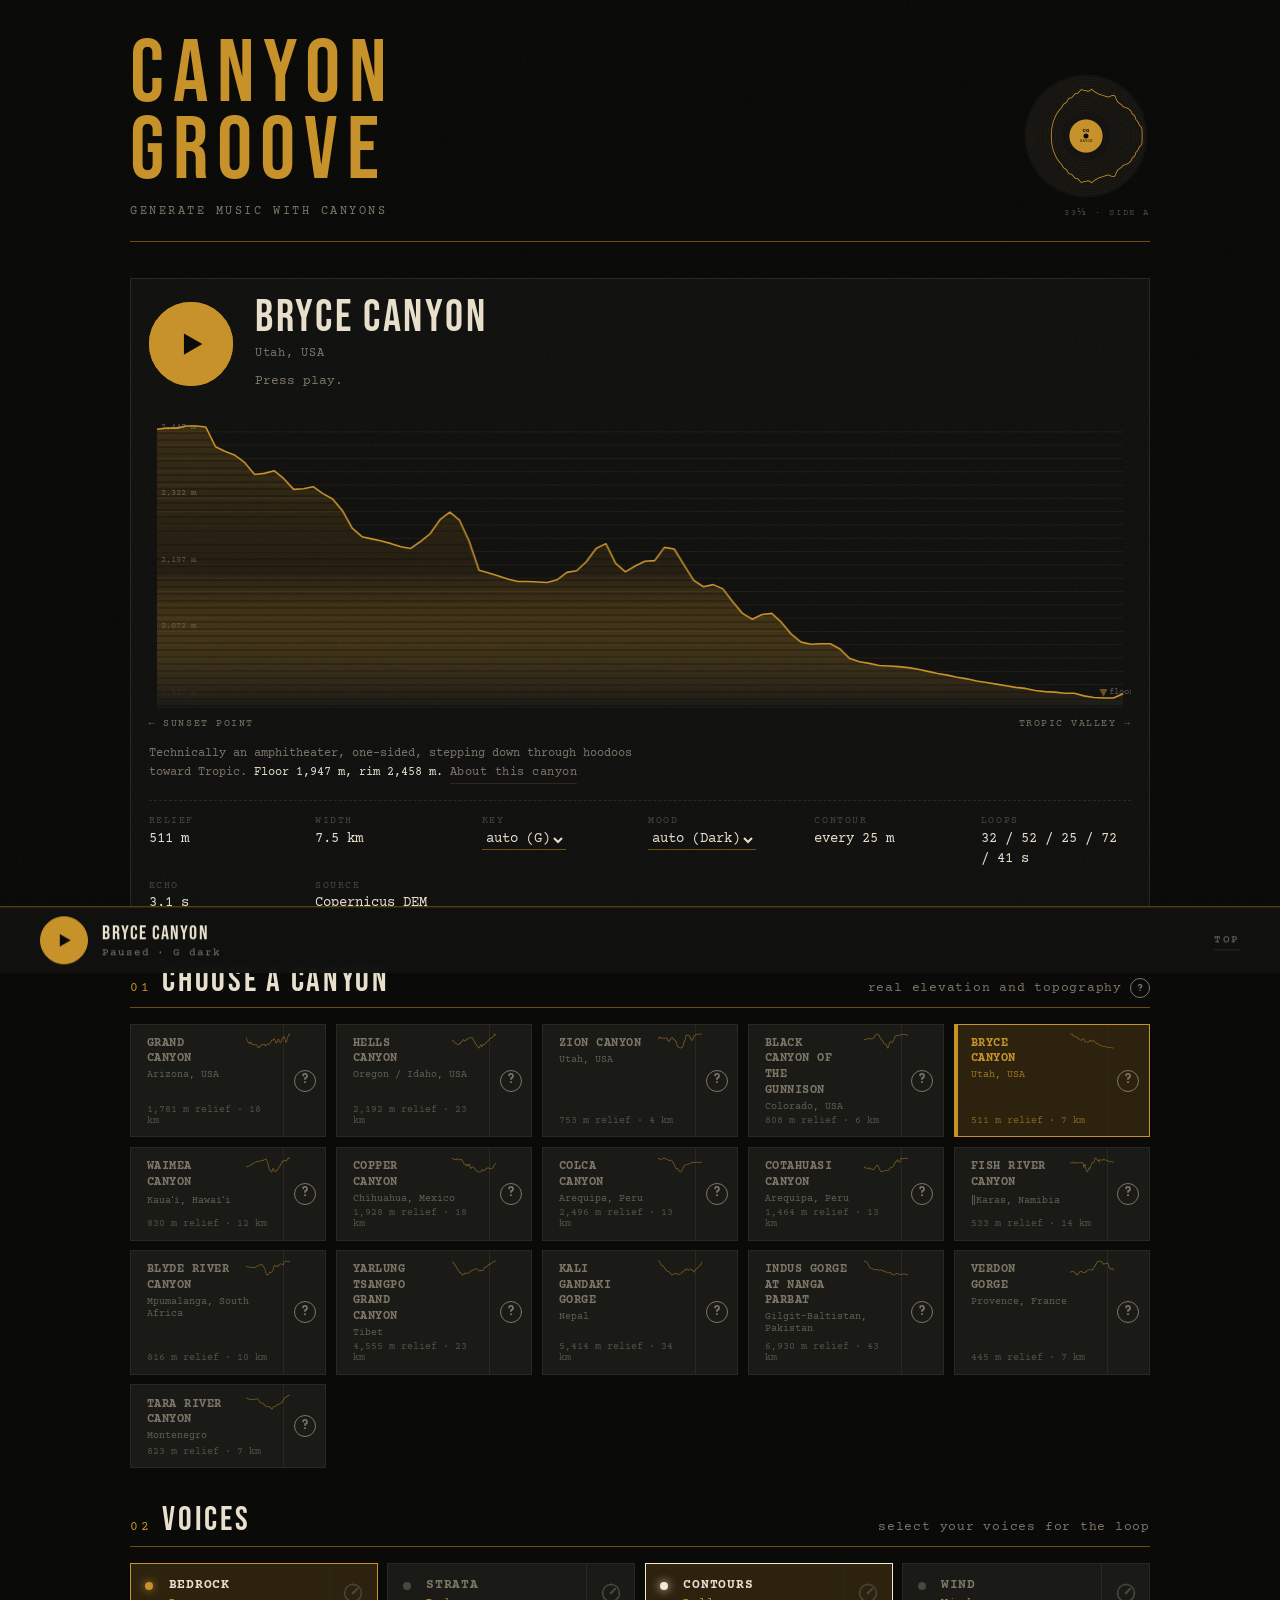
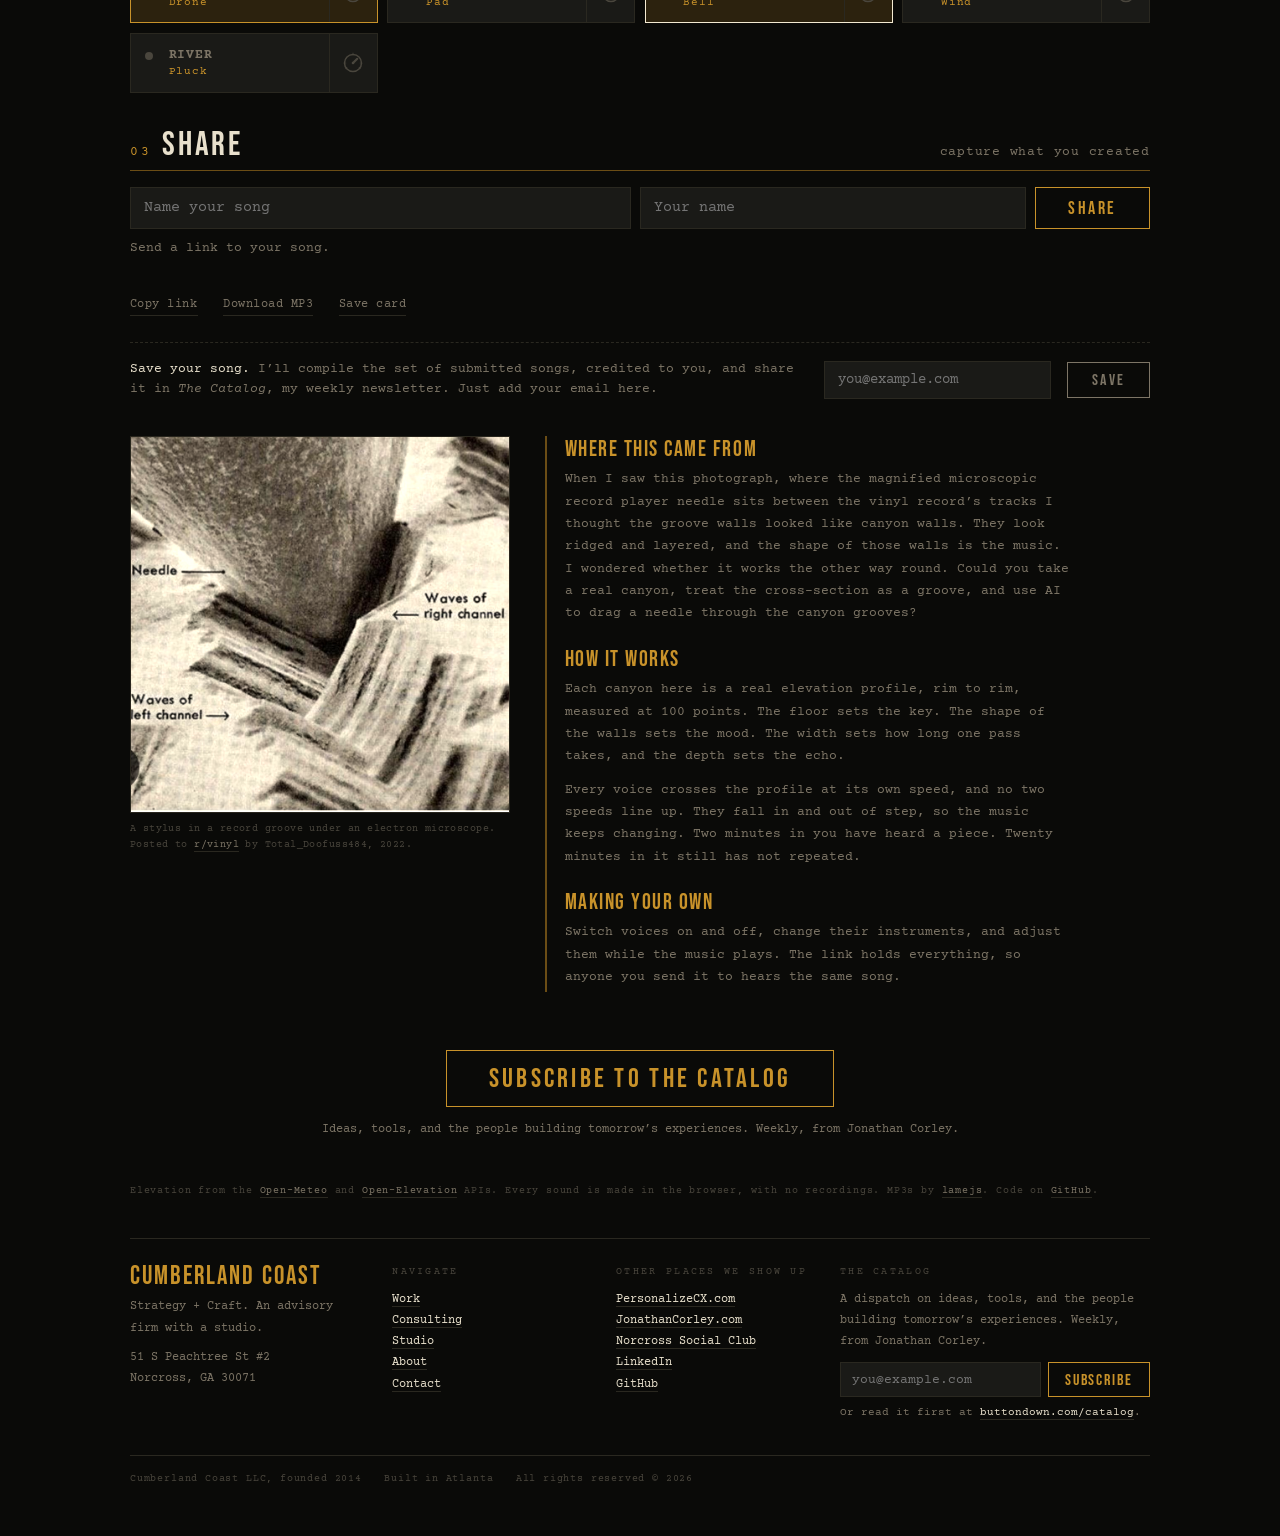
<file: index.html>
<!doctype html>
<html lang="en">
<head>
<meta charset="utf-8">
<meta name="viewport" content="width=device-width, initial-scale=1, viewport-fit=cover">
<title>Canyon Groove</title>
<meta name="description" content="Real canyon topography played as a slow, generative ambient record. Pick a canyon, drop the needle, and let the terrain write the music.">
<meta name="author" content="Jonathan Corley">
<meta property="og:type" content="website">
<meta property="og:site_name" content="Cumberland Coast">
<meta property="og:title" content="Canyon Groove">
<meta property="og:description" content="Real canyon topography played as a slow, generative ambient record. Every canyon is a groove.">
<meta property="og:image" content="og.png">
<meta name="twitter:card" content="summary_large_image">
<meta name="twitter:title" content="Canyon Groove">
<meta name="twitter:description" content="Real canyon topography played as a slow, generative ambient record. Every canyon is a groove.">
<meta name="twitter:image" content="og.png">
<meta name="theme-color" content="#0a0a08">
<link rel="icon" href="data:image/svg+xml,%3Csvg xmlns='http://www.w3.org/2000/svg' viewBox='0 0 32 32'%3E%3Ccircle cx='16' cy='16' r='15' fill='%230a0a08'/%3E%3Ccircle cx='16' cy='16' r='11' fill='none' stroke='%23c8922a' stroke-width='1.5'/%3E%3Ccircle cx='16' cy='16' r='6' fill='none' stroke='%23c8922a' stroke-width='1.5'/%3E%3Ccircle cx='16' cy='16' r='1.6' fill='%23c8922a'/%3E%3C/svg%3E">
<link rel="preconnect" href="https://fonts.googleapis.com">
<link rel="preconnect" href="https://fonts.gstatic.com" crossorigin>
<link rel="stylesheet" href="https://fonts.googleapis.com/css2?family=Bebas+Neue&family=Courier+Prime:ital,wght@0,400;0,700;1,400&display=swap">
<link rel="stylesheet" href="assets/site.css?v=5">
<style>
  :root {
    --bg: #0a0a08; --surface: #111110; --groove: #1a1a17; --edge: #2a2820;
    --amber: #c8922a; --amber-dim: #6b4d15; --amber-glow: rgba(200,146,42,0.18);
    --cream: #e8e0cc; --cream-dim: #7d7566; --faint: #4a463d; --live: #8cf0ae; --rec: #d9543f;
    --mono: 'Courier Prime', ui-monospace, Menlo, monospace;
    --display: 'Bebas Neue', Impact, sans-serif;
    --gutter: clamp(1rem, 4vw, 2.5rem);
    /* theme the shared footer */
    --lab-fg: var(--cream); --lab-muted: var(--cream-dim); --lab-faint: var(--faint); --lab-accent: var(--amber);
    --lab-rule: var(--edge); --lab-field: var(--groove); --lab-font: var(--mono); --lab-display: var(--display);
  }
  *, *::before, *::after { box-sizing: border-box; margin: 0; padding: 0; }
  html { -webkit-text-size-adjust: 100%; }
  body { background: var(--bg); color: var(--cream); font-family: var(--mono); font-size: 15px; line-height: 1.6; min-height: 100vh; overflow-x: hidden; }
  body::before {
    content: ''; position: fixed; inset: 0; z-index: 999; pointer-events: none; opacity: .35;
    background-image: url("data:image/svg+xml,%3Csvg viewBox='0 0 256 256' xmlns='http://www.w3.org/2000/svg'%3E%3Cfilter id='n'%3E%3CfeTurbulence type='fractalNoise' baseFrequency='0.9' numOctaves='4' stitchTiles='stitch'/%3E%3C/filter%3E%3Crect width='100%25' height='100%25' filter='url(%23n)' opacity='0.05'/%3E%3C/svg%3E");
  }
  a { color: var(--amber); }
  button { font-family: inherit; touch-action: manipulation; }
  [hidden] { display: none !important; }

  .page { max-width: 1100px; margin: 0 auto; padding: 0 var(--gutter) 3rem; display: flex; flex-direction: column; gap: 2.25rem; }

  /* Header */
  header { display: flex; justify-content: space-between; align-items: flex-end; gap: 1.5rem; padding: 2.25rem 0 1.25rem; border-bottom: 1px solid var(--amber-dim); }
  .crumb { font-size: .6rem; letter-spacing: .24em; text-transform: uppercase; color: var(--faint); margin-bottom: .8rem; }
  .crumb a { color: var(--cream-dim); text-decoration: none; }
  .crumb a:hover { color: var(--amber); }
  h1 { font-family: var(--display); font-size: clamp(3rem, 9vw, 5.5rem); letter-spacing: .1em; line-height: .88; color: var(--amber); font-weight: 400; }
  .tagline { font-size: .72rem; letter-spacing: .22em; text-transform: uppercase; color: var(--cream-dim); margin-top: .75rem; }
  .tagline a { color: var(--cream-dim); text-decoration: none; border-bottom: 1px solid var(--edge); }
  .tagline a:hover { color: var(--amber); }
  .disc-wrap { flex: 0 0 auto; display: flex; flex-direction: column; align-items: flex-end; gap: .4rem; }
  #disc { width: 128px; height: 128px; display: block; }
  .disc-caption { font-size: .58rem; letter-spacing: .2em; text-transform: uppercase; color: var(--faint); }

  /* Sections */
  .label { display: flex; justify-content: space-between; align-items: baseline; gap: 1rem; flex-wrap: wrap; border-bottom: 1px solid var(--amber-dim); padding-bottom: .5rem; margin-bottom: 1rem; }
  .label h2 { font-family: var(--display); font-weight: 400; font-size: clamp(1.7rem, 3.2vw, 2.1rem); letter-spacing: .08em; line-height: 1; color: var(--cream); display: flex; align-items: baseline; gap: .7rem; }
  .label h2 .num { font-family: var(--mono); font-size: .8rem; letter-spacing: .2em; color: var(--amber); }
  .label .sub { color: var(--cream-dim); letter-spacing: .06em; font-size: .8rem; text-align: right; display: inline-flex; align-items: center; gap: .5rem; }
  .qbtn { width: 20px; height: 20px; border-radius: 50%; border: 1px solid var(--cream-dim); background: transparent; color: var(--cream-dim); font-size: .7rem; font-weight: 700; line-height: 1; cursor: pointer; display: inline-flex; align-items: center; justify-content: center; flex: 0 0 auto; }
  .qbtn:hover { border-color: var(--amber); color: var(--amber); }

  /* Canyon grid */
  .canyon-grid { display: grid; grid-template-columns: repeat(auto-fill, minmax(175px, 1fr)); gap: .6rem; }
  .canyon { position: relative; display: grid; grid-template-columns: 1fr auto; background: var(--groove); border: 1px solid var(--edge); transition: border-color .15s, background .15s; }
  .canyon::before { content: ''; position: absolute; left: 0; top: 0; bottom: 0; width: 3px; background: var(--amber); opacity: 0; transition: opacity .15s; }
  .canyon:hover { border-color: var(--amber-dim); }
  .canyon:hover::before { opacity: .5; }
  .canyon.on { border-color: var(--amber); background: var(--amber-glow); }
  .canyon.on::before { opacity: 1; }
  .canyon-main { background: transparent; border: 0; color: var(--cream-dim); text-align: left; padding: .7rem .5rem .65rem 1rem; cursor: pointer; display: flex; flex-direction: column; gap: .15rem; min-height: 82px; }
  .canyon:hover .canyon-main, .canyon.on .canyon-main { color: var(--cream); }
  .canyon.on .canyon-main { color: var(--amber); }
  .canyon-main .name { font-weight: 700; font-size: .78rem; letter-spacing: .04em; text-transform: uppercase; line-height: 1.25; padding-right: 44px; }
  .canyon-main .place { font-size: .64rem; opacity: .75; }
  .canyon-main .relief { font-size: .62rem; opacity: .6; margin-top: auto; }
  .canyon canvas.spark { position: absolute; right: 2.2rem; top: .55rem; width: 44px; height: 16px; opacity: .55; pointer-events: none; }
  .canyon-info { background: transparent; border: 0; border-left: 1px solid var(--edge); color: var(--cream-dim); cursor: pointer; padding: 0 .6rem; font-size: .85rem; font-weight: 700; min-width: 40px; display: grid; place-items: center; }
  .canyon-info span { width: 22px; height: 22px; border-radius: 50%; border: 1px solid currentColor; display: grid; place-items: center; line-height: 1; }
  .canyon-info:hover { color: var(--amber); }

  /* Groove panel */
  .groove-panel { background: var(--surface); border: 1px solid var(--edge); padding: 1.1rem 1.1rem .9rem; position: relative; }
  .now { display: grid; grid-template-columns: auto 1fr; gap: 1rem 1.4rem; align-items: center; margin-bottom: 1rem; }
  .play { width: 84px; height: 84px; border-radius: 50%; border: 2px solid var(--amber); background: var(--amber); color: var(--bg); cursor: pointer; display: grid; place-items: center; position: relative; transition: transform .12s, background .15s; flex: 0 0 auto; }
  .play:hover { transform: scale(1.04); }
  .play:active { transform: scale(.97); }
  .play svg { width: 34px; height: 34px; display: block; }
  .play .ic-pause { display: none; }
  .play.on { background: transparent; color: var(--amber); }
  .play.on .ic-play { display: none; }
  .play.on .ic-pause { display: block; }
  .play.pulse::after { content: ''; position: absolute; inset: -2px; border-radius: 50%; border: 2px solid var(--amber); animation: pulse 1.8s ease-out infinite; pointer-events: none; }
  @keyframes pulse { 0% { transform: scale(1); opacity: .9; } 100% { transform: scale(1.6); opacity: 0; } }
  .now-text { min-width: 0; }
  .now-text .kicker { font-size: .7rem; letter-spacing: .22em; text-transform: uppercase; color: var(--amber); margin-bottom: .2rem; }
  .now-text h2 { font-family: var(--display); font-size: clamp(2rem, 5vw, 2.8rem); letter-spacing: .06em; font-weight: 400; color: var(--cream); line-height: .95; }
  .now-text .where { font-size: .78rem; color: var(--cream-dim); letter-spacing: .06em; margin-top: .3rem; }
  .now-text .hint { font-size: .8rem; color: var(--cream-dim); margin-top: .45rem; }
  .now-text .hint b { color: var(--cream); font-weight: 400; }
  .dock { position: fixed; left: 0; right: 0; bottom: 0; z-index: 50; background: rgba(17,17,16,.96); border-top: 1px solid var(--amber-dim); backdrop-filter: blur(6px); padding: .55rem var(--gutter) calc(.55rem + env(safe-area-inset-bottom)); display: flex; align-items: center; gap: .9rem; transform: translateY(110%); transition: transform .2s; }
  .dock.show { transform: none; }
  .dock .play { width: 48px; height: 48px; border-width: 1.5px; }
  .dock .play svg { width: 20px; height: 20px; }
  .dock .dock-text { min-width: 0; flex: 1; line-height: 1.25; }
  .dock .dock-name { font-family: var(--display); font-size: 1.25rem; letter-spacing: .06em; color: var(--cream); white-space: nowrap; overflow: hidden; text-overflow: ellipsis; }
  .dock .dock-sub { font-size: .68rem; color: var(--cream-dim); letter-spacing: .08em; }
  .dock a { font-size: .7rem; letter-spacing: .14em; text-transform: uppercase; color: var(--cream-dim); text-decoration: none; border-bottom: 1px solid var(--edge); white-space: nowrap; }
  .dock a:hover { color: var(--amber); }
  body.docked .page { padding-bottom: 6rem; }
  #groove { display: block; width: 100%; height: 300px; }
  .ends { display: flex; justify-content: space-between; font-size: .6rem; letter-spacing: .16em; text-transform: uppercase; color: var(--cream-dim); margin-top: .5rem; }
  .note { font-size: .78rem; color: var(--cream-dim); margin-top: .8rem; max-width: 70ch; line-height: 1.55; }
  .note em { color: var(--cream); font-style: normal; }
  .readout { display: grid; grid-template-columns: repeat(auto-fit, minmax(150px, 1fr)); gap: .6rem 1rem; margin-top: 1rem; padding-top: .8rem; border-top: 1px dashed var(--edge); }
  .readout div { font-size: .6rem; letter-spacing: .16em; text-transform: uppercase; color: var(--faint); line-height: 1.5; }
  .readout b { display: block; font-size: .85rem; letter-spacing: 0; text-transform: none; color: var(--cream); font-weight: 400; }
  .readout select { background: transparent; border: 0; border-bottom: 1px solid var(--amber-dim); color: var(--cream); font-family: inherit; font-size: .85rem; padding: 0 0 .1rem; cursor: pointer; outline: none; max-width: 100%; }
  .readout select:focus { border-color: var(--amber); }
  .readout button.link { background: none; border: 0; padding: 0; font: inherit; font-size: .85rem; color: var(--amber); cursor: pointer; border-bottom: 1px solid var(--amber-dim); }
  .readout button.link:hover { border-color: var(--amber); }

  /* Voice pads */
  .pads { display: grid; grid-template-columns: repeat(auto-fill, minmax(200px, 1fr)); gap: .6rem; }
  .pad { display: grid; grid-template-columns: 1fr auto; border: 1px solid var(--edge); background: var(--groove); transition: border-color .15s, background .15s; }
  .pad:hover { border-color: var(--amber-dim); }
  .pad.on { border-color: var(--pad-color, var(--amber)); background: var(--amber-glow); }
  .pad.tuning { box-shadow: 0 0 0 1px var(--pad-color, var(--amber)) inset; }
  .pad-main { background: transparent; border: 0; color: var(--cream-dim); text-align: left; cursor: pointer; padding: .8rem .6rem .75rem .9rem; display: grid; grid-template-columns: 12px 1fr; gap: .1rem .7rem; align-items: center; min-height: 58px; }
  .pad.on .pad-main { color: var(--cream); }
  .pad .led { width: 8px; height: 8px; border-radius: 50%; background: var(--faint); grid-row: span 2; align-self: start; margin-top: .35rem; transition: background .15s, box-shadow .15s; }
  .pad.on .led { background: var(--pad-color, var(--amber)); box-shadow: 0 0 10px var(--pad-color, var(--amber)); }
  .pad .pad-name { font-weight: 700; font-size: .8rem; letter-spacing: .06em; text-transform: uppercase; }
  .pad .pad-inst { font-size: .68rem; color: var(--amber); letter-spacing: .08em; }
  .pad-tune { background: transparent; border: 0; border-left: 1px solid var(--edge); color: var(--faint); cursor: pointer; padding: 0 .6rem; min-width: 48px; display: grid; place-items: center; }
  .pad-tune svg { width: 24px; height: 24px; display: block; transition: transform .25s, color .15s; }
  .pad-tune:hover, .pad.tuning .pad-tune { color: var(--amber); }
  .pad.tuning .pad-tune svg { transform: rotate(120deg); }
  .vh { position: absolute; width: 1px; height: 1px; overflow: hidden; clip: rect(0 0 0 0); white-space: nowrap; }

  /* Voice panel */
  .voice-panel { margin-top: .6rem; border: 1px solid var(--edge); background: var(--surface); padding: 1rem 1.1rem 1.1rem; }
  .vp-head { display: flex; justify-content: space-between; align-items: baseline; gap: 1rem; margin-bottom: .9rem; flex-wrap: wrap; }
  .vp-head h3 { font-family: var(--display); font-size: 1.5rem; letter-spacing: .08em; font-weight: 400; color: var(--cream); line-height: 1; }
  .vp-head h3 span { color: var(--pad-color, var(--amber)); }
  .vp-head .actions { display: flex; gap: .4rem; }
  .chip-btn { background: transparent; border: 1px solid var(--edge); color: var(--cream-dim); font-size: .6rem; letter-spacing: .18em; text-transform: uppercase; padding: .35rem .7rem; cursor: pointer; }
  .chip-btn:hover { border-color: var(--amber-dim); color: var(--cream); }
  .vp-insts { display: flex; flex-wrap: wrap; gap: .4rem; margin-bottom: 1rem; }
  .inst { background: var(--groove); border: 1px solid var(--edge); color: var(--cream-dim); font-size: .72rem; letter-spacing: .06em; padding: .45rem .9rem; cursor: pointer; }
  .inst:hover { border-color: var(--amber-dim); color: var(--cream); }
  .inst[aria-pressed="true"] { border-color: var(--pad-color, var(--amber)); color: var(--cream); background: var(--amber-glow); }
  .vp-sliders { display: grid; grid-template-columns: repeat(auto-fit, minmax(160px, 1fr)); gap: .9rem 1.4rem; }
  .slider label { display: flex; justify-content: space-between; font-size: .6rem; letter-spacing: .2em; text-transform: uppercase; color: var(--amber); margin-bottom: .35rem; }
  .slider label span { color: var(--cream); letter-spacing: 0; }
  input[type=range] { -webkit-appearance: none; appearance: none; width: 100%; height: 2px; background: var(--amber-dim); outline: none; margin: .6rem 0; }
  input[type=range]::-webkit-slider-thumb { -webkit-appearance: none; width: 18px; height: 18px; background: var(--amber); border-radius: 0; cursor: pointer; border: 0; }
  input[type=range]::-moz-range-thumb { width: 18px; height: 18px; background: var(--amber); border-radius: 0; cursor: pointer; border: 0; }
  input[type=range]:focus-visible::-webkit-slider-thumb { outline: 2px solid var(--cream); }

  /* Transport */
  .transport { display: flex; flex-wrap: wrap; gap: .7rem; align-items: center; }
  .btn { font-family: var(--display); font-size: 1.15rem; letter-spacing: .14em; padding: .62rem 1.5rem .5rem; cursor: pointer; background: transparent; border: 1px solid; transition: background .15s, color .15s, border-color .15s; line-height: 1; display: inline-flex; align-items: center; gap: .6rem; }
  .btn-primary { border-color: var(--amber); color: var(--amber); }
  .btn-primary:hover { background: var(--amber); color: var(--bg); }
  .btn-primary.on { background: var(--amber); color: var(--bg); }
  .btn-secondary { border-color: var(--cream-dim); color: var(--cream-dim); }
  .btn-secondary:hover { border-color: var(--cream); color: var(--cream); }
  .btn:disabled { opacity: .3; cursor: not-allowed; }
  .btn .dot { width: 9px; height: 9px; border-radius: 50%; background: currentColor; }
  .status { font-size: .7rem; letter-spacing: .1em; color: var(--cream-dim); min-height: 1.4em; margin-top: .7rem; }
  .status .ok { color: var(--live); }
  .status .warn { color: var(--rec); }
  .progress { height: 2px; background: var(--edge); margin-top: .5rem; display: none; }
  .progress i { display: block; height: 100%; width: 0; background: var(--amber); transition: width .2s; }

  /* Share */
  .share-row { display: grid; grid-template-columns: 1.3fr 1fr auto; gap: .6rem; align-items: stretch; }
  .share-row input { min-width: 0; background: var(--groove); border: 1px solid var(--edge); color: var(--cream); font-family: inherit; font-size: .95rem; padding: .7rem .8rem; outline: none; }
  .share-row input:focus { border-color: var(--amber); }
  .share-row .btn { padding-left: 2rem; padding-right: 2rem; justify-content: center; }
  .share-hint { font-size: .8rem; color: var(--cream-dim); margin-top: .6rem; }
  .share-hint b { color: var(--cream); font-weight: 400; }
  .share-more { display: flex; flex-wrap: wrap; gap: .4rem 1.6rem; margin-top: .6rem; }
  .share-more .link, .note button.link { background: none; border: 0; padding: 0; font: inherit; font-size: .78rem; letter-spacing: .04em; color: var(--cream-dim); cursor: pointer; border-bottom: 1px solid var(--edge); line-height: 1.6; }
  .share-more .link:hover, .note button.link:hover { color: var(--amber); border-color: var(--amber); }
  .keep { margin-top: 1.6rem; padding-top: 1.1rem; border-top: 1px dashed var(--edge); display: grid; grid-template-columns: 1fr auto auto; gap: .6rem 1rem; align-items: center; }
  .keep-text { font-size: .82rem; color: var(--cream-dim); line-height: 1.5; }
  .keep-text b { color: var(--cream); font-weight: 400; }
  .keep input[type=email] { width: min(100%, 280px); background: var(--groove); border: 1px solid var(--edge); color: var(--cream); font-family: inherit; font-size: .9rem; padding: .6rem .8rem; outline: none; }
  .keep input:focus { border-color: var(--amber); }
  .keep .btn { font-size: 1rem; }
  .now-text .cut-title { font-family: var(--display); font-size: 1.35rem; letter-spacing: .06em; color: var(--amber); margin-top: .35rem; }
  .now-text .cut-title span { color: var(--cream-dim); font-family: var(--mono); font-size: .72rem; letter-spacing: .1em; }
  @media (max-width: 700px) { .share-row, .keep { grid-template-columns: 1fr; } .keep input[type=email] { width: 100%; } }

  /* Origin */
  .origin { display: grid; grid-template-columns: minmax(220px, 380px) 1fr; gap: 1.6rem 2.2rem; align-items: start; }
  .origin figure { margin: 0; }
  .origin img { display: block; width: 100%; height: auto; border: 1px solid var(--edge); filter: sepia(.25) contrast(1.05); }
  .origin figcaption { font-size: .64rem; color: var(--faint); line-height: 1.6; margin-top: .5rem; letter-spacing: .04em; }
  .origin figcaption a { color: var(--cream-dim); text-decoration: none; border-bottom: 1px solid var(--edge); }
  .origin figcaption a:hover { color: var(--amber); }
  .about { font-size: .82rem; color: var(--cream-dim); line-height: 1.7; max-width: 66ch; border-left: 2px solid var(--amber-dim); padding: .2rem 0 .2rem 1.1rem; }
  .about p + p { margin-top: .7rem; }
  .about h3 { font-family: var(--display); font-weight: 400; font-size: 1.35rem; letter-spacing: .07em; color: var(--amber); line-height: 1; margin: 1.5rem 0 .5rem; }
  .about h3:first-child { margin-top: 0; }
  .about strong { color: var(--cream); font-weight: 400; }
  .about em { color: var(--cream); font-style: italic; }
  .subscribe-cta { text-align: center; padding: 1.4rem 0 .4rem; }
  .subscribe-cta .big { font-size: 1.7rem; padding: .95rem 2.6rem .8rem; letter-spacing: .12em; text-decoration: none; }
  .subscribe-cta p { font-size: .78rem; color: var(--cream-dim); margin-top: .8rem; }
  .credits { font-size: .64rem; letter-spacing: .08em; color: var(--faint); line-height: 1.9; }
  .credits a { color: var(--cream-dim); text-decoration: none; border-bottom: 1px solid var(--edge); }
  .credits a:hover { color: var(--amber); }

  /* Info panel (inline, never a modal: it has to behave inside an iframe) */
  .info-panel { scroll-margin-top: 1.2rem; margin-bottom: .6rem; border: 1px solid var(--amber-dim); background: var(--surface); padding: 1rem 1.1rem 1.1rem; font-size: .82rem; line-height: 1.65; }
  .info-head { display: flex; justify-content: space-between; align-items: flex-start; gap: 1rem; margin-bottom: .6rem; }
  .info-head h3 { font-family: var(--display); font-size: 1.8rem; letter-spacing: .08em; font-weight: 400; color: var(--amber); line-height: 1; margin-bottom: .2rem; }
  .info-head .sub { font-size: .66rem; letter-spacing: .16em; text-transform: uppercase; color: var(--cream-dim); }
  .info-body { display: grid; grid-template-columns: minmax(0, 1fr) auto; gap: .6rem 2rem; align-items: start; }
  .info-body p { color: var(--cream-dim); margin-bottom: .7rem; max-width: 66ch; }
  .info-body p strong { color: var(--cream); font-weight: 400; }
  .info-body h4 { font-family: var(--display); font-weight: 400; font-size: 1.15rem; letter-spacing: .07em; color: var(--amber); line-height: 1; margin: 1.1rem 0 .4rem; }
  .info-body h4:first-child { margin-top: .2rem; }
  .info-body .line-facts { font-size: .72rem; color: var(--faint); letter-spacing: .04em; }
  .info-actions { display: flex; flex-direction: column; gap: .5rem; align-items: stretch; min-width: 200px; }
  .info-actions .btn { justify-content: center; font-size: 1rem; }
  .info-actions .more { text-align: center; font-size: .72rem; letter-spacing: .12em; text-transform: uppercase; color: var(--cream); text-decoration: none; border: 1px solid var(--edge); padding: .55rem .8rem; }
  .info-actions .more:hover { border-color: var(--amber); color: var(--amber); }
  .info-foot { grid-column: 1 / -1; font-size: .64rem; color: var(--faint); letter-spacing: .04em; border-top: 1px dashed var(--edge); padding-top: .6rem; margin-top: .2rem; }
  @media (max-width: 700px) { .info-body { grid-template-columns: 1fr; } .info-actions { min-width: 0; } }


  @media (max-width: 700px) {
    header { flex-direction: column; align-items: flex-start; }
    .disc-wrap { flex-direction: row; align-items: center; gap: 1rem; }
    #disc { width: 84px; height: 84px; }
    #groove { height: 220px; }
    .btn { font-size: 1rem; padding: .55rem 1.1rem .45rem; }
    .origin { grid-template-columns: 1fr; }
    .play { width: 72px; height: 72px; }
    .label .sub { text-align: left; }
    .canyon-grid { grid-template-columns: repeat(2, minmax(0, 1fr)); gap: .5rem; }
    .canyon-main { padding: .6rem .4rem .55rem .75rem; min-height: 96px; }
    .canyon-main .name { font-size: .7rem; padding-right: 0; }
    .canyon canvas.spark { display: none; }
    .canyon-info { min-width: 36px; }
    .subscribe-cta .big { font-size: 1.3rem; padding: .8rem 1.4rem .65rem; width: 100%; justify-content: center; }
  }
  @media (max-width: 340px) { .canyon-grid { grid-template-columns: 1fr; } .canyon canvas.spark { display: block; } .canyon-main .name { padding-right: 44px; } }
  @media (prefers-reduced-motion: reduce) { .play.pulse::after { animation: none; } }
  @media (prefers-reduced-motion: reduce) { .btn-rec.on .dot { animation: none; } }
  body.embed { min-height: 0; }
  body.embed .crumb, body.embed #labFooter, body.embed .dock { display: none; }
  body.embed.docked .page { padding-bottom: 3rem; }
</style>
</head>
<body>
<div class="page" id="top">

<header>
  <div>
    <h1>Canyon<br>Groove</h1>
    <p class="tagline">Generate music with canyons</p>
  </div>
  <div class="disc-wrap">
    <canvas id="disc" width="256" height="256" aria-hidden="true"></canvas>
    <span class="disc-caption" id="discCaption">33&frac13; &middot; side A</span>
  </div>
</header>

<section class="groove-panel" aria-label="Now playing">
  <div class="now">
    <button class="play pulse" id="btnPlay" type="button" aria-pressed="false" aria-label="Play"><svg class="ic-play" viewBox="0 0 24 24" aria-hidden="true"><path d="M7 4.5v15l13-7.5z" fill="currentColor"/></svg><svg class="ic-pause" viewBox="0 0 24 24" aria-hidden="true"><path d="M6 4.5h4.5v15H6zm7.5 0H18v15h-4.5z" fill="currentColor"/></svg></button>
    <div class="now-text">
      <h2 id="canyonName">&nbsp;</h2>
      <div class="where" id="canyonPlace"></div>
      <div class="cut-title" id="cutTitle" hidden></div>
      <div class="hint" id="playHint"></div>
      <div class="passed" id="passedBanner" hidden></div>
    </div>
  </div>
  <canvas id="groove" role="img" aria-label="Canyon cross-section drawn as a record groove, with a stylus for each voice"></canvas>
  <div class="ends"><span id="endA"></span><span id="endB"></span></div>
  <p class="note" id="canyonNote"></p>
  <div class="readout">
    <div>Relief <b id="rRelief"></b></div>
    <div>Width <b id="rWidth"></b></div>
    <div>Key <b><select id="keySel" aria-label="Key"></select></b></div>
    <div>Mood <b><select id="modeSel" aria-label="Mood"></select></b></div>
    <div>Contour <b id="rContour"></b></div>
    <div>Loops <b id="rLoops"></b></div>
    <div>Echo <b id="rEcho"></b></div>
    <div>Source <b id="rSource"></b></div>
  </div>
</section>

<section aria-labelledby="lbl-canyon">
  <div class="label"><h2 id="lbl-canyon"><span class="num">01</span>Choose a canyon</h2><span class="sub">real elevation and topography <button class="qbtn" id="methodBtn" type="button" aria-label="How the topography was measured" title="How the topography was measured">?</button></span></div>
  <div class="info-panel" id="infoPanel" hidden aria-live="polite"></div>
  <div class="canyon-grid" id="canyonGrid" role="group" aria-label="Canyons"></div>
</section>

<section aria-labelledby="lbl-voices">
  <div class="label"><h2 id="lbl-voices"><span class="num">02</span>Voices</h2><span class="sub">select your voices for the loop</span></div>
  <div class="pads" id="pads" role="group" aria-label="Voices"></div>
  <div class="voice-panel" id="voicePanel" hidden>
    <div class="vp-head">
      <h3><span id="vpName"></span> &middot; tune</h3>
      <div class="actions">
        <button class="chip-btn" id="vpReset" type="button">Reset</button>
        <button class="chip-btn" id="vpClose" type="button">Close</button>
      </div>
    </div>
    <div class="vp-insts" id="vpInsts" role="group" aria-label="Instrument"></div>
    <div class="vp-sliders" id="vpSliders"></div>
  </div>
</section>

<section aria-labelledby="lbl-play">
  <div class="label"><h2 id="lbl-play"><span class="num">03</span>Share</h2><span class="sub">capture what you created</span></div>
  <div class="share-row">
    <input id="cutName" maxlength="40" placeholder="Name your song" autocomplete="off" aria-label="Name your song">
    <input id="byName" maxlength="24" placeholder="Your name" autocomplete="name" aria-label="Your name">
    <button class="btn btn-primary" id="btnPass" type="button">Share</button>
  </div>
  <p class="share-hint" id="passHint">Send a link to your song.</p>
  <div class="status" id="status"></div>
  <div class="progress" id="progress"><i></i></div>
  <div class="share-more">
    <button class="link" id="btnCopy" type="button">Copy link</button>
    <button class="link" id="btnExport" type="button" title="Two minutes of this song, rendered as an MP3">Download MP3</button>
    <button class="link" id="btnCard" type="button">Save card</button>
  </div>

  <form class="keep" id="saveForm" action="https://buttondown.com/api/emails/embed-subscribe/catalog" method="post" target="_blank">
    <input type="hidden" name="embed" value="1">
    <input type="hidden" name="tag" value="canyon-groove">
    <input type="hidden" name="metadata__source" value="canyon-groove">
    <input type="hidden" name="metadata__song-name" id="mCutName" value="">
    <input type="hidden" name="metadata__song-url" id="mCutUrl" value="">
    <input type="hidden" name="metadata__canyon" id="mCanyon" value="">
    <div class="keep-text"><b>Save your song.</b> I’ll compile the set of submitted songs, credited to you, and share it in <em>The Catalog</em>, my weekly newsletter. Just add your email here.</div>
    <input type="email" name="email" placeholder="you@example.com" required autocomplete="email" aria-label="Email">
    <button class="btn btn-secondary" type="submit">Save</button>
  </form>
</section>

<section class="origin" aria-label="Where this came from">
  <figure>
    <img src="groove.jpg" width="901" height="895" loading="lazy" alt="Electron-microscope photograph of a stylus resting in a record groove. Labels point to the needle and to the waves of the left and right channels cut into the groove walls.">
    <figcaption>A stylus in a record groove under an electron microscope. Posted to <a href="https://www.reddit.com/r/vinyl/comments/zuapb3/a_close_up_picture_of_a_record_groove_and_needle/" target="_blank" rel="noopener">r/vinyl</a> by Total_Doofuss484, 2022.</figcaption>
  </figure>
  <div class="about">
    <h3>Where this came from</h3>
    <p>When I saw this photograph, where the magnified microscopic record player needle sits between the vinyl record’s tracks I thought the groove walls looked like canyon walls. They look ridged and layered, and the shape of those walls is the music. I wondered whether it works the other way round. Could you take a real canyon, treat the cross-section as a groove, and use AI to drag a needle through the canyon grooves?</p>

    <h3>How it works</h3>
    <p>Each canyon here is a real elevation profile, rim to rim, measured at 100 points. The floor sets the key. The shape of the walls sets the mood. The width sets how long one pass takes, and the depth sets the echo.</p>
    <p>Every voice crosses the profile at its own speed, and no two speeds line up. They fall in and out of step, so the music keeps changing. Two minutes in you have heard a piece. Twenty minutes in it still has not repeated.</p>

    <h3>Making your own</h3>
    <p>Switch voices on and off, change their instruments, and adjust them while the music plays. The link holds everything, so anyone you send it to hears the same song.</p>
  </div>
</section>

<section class="subscribe-cta" aria-label="Subscribe to The Catalog">
  <a class="btn btn-primary big" href="https://buttondown.com/catalog?utm_source=cumberlandcoast.com&amp;utm_medium=referral&amp;utm_campaign=canyon-groove" target="_blank" rel="noopener">Subscribe to The Catalog</a>
  <p>Ideas, tools, and the people building tomorrow’s experiences. Weekly, from Jonathan Corley.</p>
</section>

<p class="credits">Elevation from the <a href="https://open-meteo.com/en/docs/elevation-api" target="_blank" rel="noopener">Open-Meteo</a> and <a href="https://open-elevation.com" target="_blank" rel="noopener">Open-Elevation</a> APIs. Every sound is made in the browser, with no recordings. MP3s by <a href="https://github.com/zhuker/lamejs" target="_blank" rel="noopener">lamejs</a>. Code on <a id="repoLink" href="https://github.com/agentcorley/canyon-groove" target="_blank" rel="noopener">GitHub</a>.</p>

<footer id="labFooter"></footer>

</div>

<div class="dock" id="dock" role="region" aria-label="Playback">
  <button class="play" id="dockPlay" type="button" aria-pressed="false" aria-label="Play"><svg class="ic-play" viewBox="0 0 24 24" aria-hidden="true"><path d="M7 4.5v15l13-7.5z" fill="currentColor"/></svg><svg class="ic-pause" viewBox="0 0 24 24" aria-hidden="true"><path d="M6 4.5h4.5v15H6zm7.5 0H18v15h-4.5z" fill="currentColor"/></svg></button>
  <div class="dock-text"><div class="dock-name" id="dockName"></div><div class="dock-sub" id="dockSub"></div></div>
  <a href="#top" id="dockTop">Top</a>
</div>

<script src="assets/site.js?v=5"></script>
<script>
'use strict';

/* ------------------------------------------------------------------ data */
const CANYONS = [
  {id:"grand", name:"Grand Canyon", place:"Arizona, USA", ends:["South Rim", "North Rim"], a:[36.057, -112.143], b:[36.2, -112.05], km:17.96, src:"open-meteo",
   note:"Bright Angel line, from Grand Canyon Village across the Colorado to the North Rim. Two billion years of rock in one cut.",
   about:"The Colorado River has been cutting the Grand Canyon for at least five million years, exposing rock nearly two billion years old at the bottom. It runs 277 miles, up to 18 miles wide and about a mile deep. Grand Canyon National Park was established in 1919.",
   source:{label:"National Park Service", url:"https://www.nps.gov/grca/index.htm"},
   elev:[2079,1949,1813,1680,1563,1415,1367,1327,1304,1477,1467,1327,1414,1223,1189,1197,1187,1162,1170,1139,1143,1135,1140,1147,1137,1079,899,754,730,766,893,1002,965,1003,1055,1110,1183,1217,1193,1179,1187,1220,1133,1101,974,1149,1186,1190,1208,1220,1199,1184,1239,1290,1361,1411,1480,1649,1726,1770,1716,1766,1775,1836,1919,1751,1578,1419,1354,1454,1489,1682,1819,1867,1757,1554,1477,1436,1416,1546,1725,1791,1928,2063,2091,2072,2158,1989,1845,1564,1461,1523,1635,1949,2095,2273,2400,2511,2508,2386]},
  {id:"hells", name:"Hells Canyon", place:"Oregon / Idaho, USA", ends:["Oregon rim", "Seven Devils, Idaho"], a:[45.33, -116.85], b:[45.33, -116.55], km:23.45, src:"open-meteo",
   note:"The deepest river gorge in North America. The Snake River sits far below the Seven Devils.",
   about:"Hells Canyon is the deepest river gorge in North America, dropping almost 8,000 feet from the Seven Devils to the Snake River. It marks the Oregon and Idaho border and is managed as a National Recreation Area. No road crosses it.",
   source:{label:"US Forest Service", url:"https://www.fs.usda.gov/r06/wallowa-whitman/recreation/hells-canyon-national-recreation-area"},
   elev:[1646,1672,1626,1515,1492,1446,1334,1223,1184,1155,1121,1051,1008,977,948,917,975,1085,1219,1180,1288,1392,1435,1495,1627,1670,1777,1699,1647,1540,1574,1630,1709,1815,1874,1823,1913,1997,2029,2015,2009,2046,2069,2070,2057,2075,1953,1914,1800,1632,1523,1343,1138,1136,1079,954,828,675,599,614,446,443,590,723,823,957,789,629,704,838,999,969,983,1016,1049,1173,1216,1262,1353,1485,1499,1559,1648,1722,1815,1866,1934,1999,2016,2069,2103,2122,2190,2289,2397,2512,2635,2478,2416,2499]},
  {id:"zion", name:"Zion Canyon", place:"Utah, USA", ends:["West Rim", "East Rim"], a:[37.262, -112.975], b:[37.262, -112.925], km:4.42, src:"open-meteo",
   note:"Navajo sandstone walls at the Angels Landing bend. Narrow, sheer, and loud.",
   about:"Zion Canyon was carved by the North Fork of the Virgin River through 2,000 feet of Navajo sandstone. This line crosses at the Angels Landing bend, where the walls are close to vertical. The park was designated in 1919.",
   source:{label:"National Park Service", url:"https://www.nps.gov/zion/index.htm"},
   elev:[1795,1795,1842,1842,1897,1887,1887,1835,1835,1820,1835,1835,1835,1835,1828,1834,1834,1846,1846,1843,1797,1797,1700,1700,1658,1678,1678,1765,1765,1805,1844,1844,1860,1820,1820,1756,1756,1738,1703,1703,1651,1651,1550,1424,1424,1369,1369,1346,1321,1321,1306,1306,1313,1343,1343,1360,1360,1483,1618,1618,1726,1726,1839,1972,1972,1998,1998,2005,2000,2000,1968,1917,1917,1811,1811,1724,1725,1725,1805,1805,1892,1955,1955,1994,1994,2024,2040,2040,2051,2051,2055,2052,2052,2055,2055,2057,2059,2059,2052,2036]},
  {id:"black", name:"Black Canyon of the Gunnison", place:"Colorado, USA", ends:["South Rim", "North Rim"], a:[38.545, -107.742], b:[38.6, -107.742], km:6.12, src:"open-meteo",
   note:"So narrow and deep that parts of the floor get less than an hour of sun a day.",
   about:"The Black Canyon of the Gunnison is narrow, deep, and dark. At the Narrows the walls are 40 feet apart at the river, and the Gunnison drops an average of 34 feet per mile, one of the steepest river descents in North America. Some stretches get about half an hour of direct sun a day.",
   source:{label:"National Park Service", url:"https://www.nps.gov/blca/index.htm"},
   elev:[2193,2193,2215,2213,2213,2211,2225,2225,2255,2272,2272,2259,2244,2244,2229,2235,2235,2245,2254,2254,2270,2303,2303,2344,2403,2403,2466,2496,2496,2512,2521,2521,2487,2432,2432,2390,2301,2301,2229,2172,2172,2129,2091,2091,2032,1968,1968,1938,1939,1939,1922,1808,1808,1713,1742,1742,1866,1993,1993,2074,2083,2083,2052,2041,2041,2090,2161,2161,2248,2349,2349,2413,2423,2423,2435,2440,2440,2439,2445,2445,2453,2464,2464,2476,2489,2489,2501,2501,2501,2497,2498,2498,2502,2494,2494,2482,2467,2467,2444,2432]},
  {id:"bryce", name:"Bryce Canyon", place:"Utah, USA", ends:["Sunset Point", "Tropic valley"], a:[37.6205, -112.175], b:[37.6205, -112.09], km:7.49, src:"open-meteo",
   note:"Technically an amphitheater, one-sided, stepping down through hoodoos toward Tropic.",
   about:"Bryce Canyon is not a canyon at all but a series of amphitheaters eroded into the edge of the Paunsaugunt Plateau. Frost wedging carves the hoodoos, thousands of limestone spires that catch the morning light. It became a national park in 1928.",
   source:{label:"National Park Service", url:"https://www.nps.gov/brca/index.htm"},
   elev:[2452,2454,2454,2458,2458,2456,2419,2410,2403,2389,2367,2369,2374,2359,2339,2340,2344,2331,2321,2299,2266,2250,2246,2242,2237,2231,2228,2241,2256,2282,2296,2281,2241,2187,2182,2176,2170,2166,2166,2165,2164,2169,2183,2186,2203,2228,2237,2200,2184,2195,2204,2205,2230,2227,2197,2168,2156,2160,2152,2128,2106,2095,2104,2106,2089,2067,2052,2048,2049,2049,2039,2021,2015,2012,2008,2007,2006,2004,2001,1997,1993,1990,1986,1983,1979,1976,1973,1970,1967,1965,1961,1959,1958,1956,1956,1951,1948,1947,1947,1955]},
  {id:"waimea", name:"Waimea Canyon", place:"Kauaʻi, Hawaiʻi", ends:["West rim", "East rim"], a:[22.08, -159.72], b:[22.08, -159.6], km:12.36, src:"open-meteo",
   note:"Red volcanic walls cut by the Waimea River. Twain never called it the Grand Canyon of the Pacific, but everyone else does.",
   about:"Waimea Canyon on Kauaʻi is about 10 miles long and up to 3,000 feet deep, cut by the Waimea River through the weathered basalt of the island’s original volcano. The red walls are iron-rich rock breaking down in the rain. It is a Hawaiʻi state park.",
   source:{label:"Hawaiʻi Division of State Parks", url:"https://dlnr.hawaii.gov/dsp/parks/kauai/waimea-canyon-state-park/"},
   elev:[589,606,621,636,638,638,644,659,671,685,694,716,731,742,764,778,800,823,837,841,866,873,885,889,898,931,942,928,929,940,939,945,951,963,970,975,986,990,971,973,1025,1025,1035,1045,1066,1072,1030,967,923,786,736,577,509,428,395,372,376,336,299,357,497,477,480,442,344,314,323,340,372,399,397,446,481,554,594,634,639,677,721,787,872,874,924,966,928,932,977,982,988,969,956,953,997,1074,1089,1129,1129,1122,1087,1085]},
  {id:"copper", name:"Copper Canyon", place:"Chihuahua, Mexico", ends:["West rim", "East rim"], a:[27.22, -108.02], b:[27.22, -107.84], km:17.8, src:"open-meteo",
   note:"The Urique canyon, deepest of the six that make up the Barrancas del Cobre.",
   about:"Copper Canyon is a system of six canyons in the Sierra Madre Occidental, together larger and in places deeper than the Grand Canyon. This line crosses the Urique, the deepest of the six. The Chepe railway threads the whole system from Chihuahua toward the Pacific.",
   source:{label:"Chepe railway (official)", url:"https://www.chepe.mx/"},
   elev:[2476,2444,2383,2358,2320,2293,2266,2278,2240,2282,2230,2327,2371,2362,2331,2263,2210,2221,2258,2279,2255,2260,2206,2090,1994,1908,1800,1669,1625,1618,1585,1590,1435,1378,1460,1556,1506,1411,1575,1631,1430,1224,1074,1034,1182,1229,1253,1221,1222,1191,1091,1040,962,870,790,677,644,615,589,566,548,548,550,550,556,581,669,780,896,844,809,772,695,749,824,906,972,1011,1041,1128,1118,1094,1067,1127,1104,1055,974,981,1003,1013,1044,1072,1134,1217,1378,1494,1540,1672,1716,1717]},
  {id:"colca", name:"Colca Canyon", place:"Arequipa, Peru", ends:["North rim", "South rim"], a:[-15.54, -71.9], b:[-15.66, -71.9], km:13.34, src:"open-meteo",
   note:"Condor country. The line runs through Cruz del Cóndor at the canyon’s deepest stretch.",
   about:"Colca Canyon is one of the deepest in the world, roughly twice the rim-to-river depth of the Grand Canyon. Andean condors ride the morning thermals at Cruz del Cóndor, where this line crosses. The terraced farming on its walls predates the Inca.",
   source:{label:"PromPerú", url:"https://www.peru.travel/en/attractions/colca-canyon"},
   elev:[5115,5019,4981,4947,4940,4930,4921,4907,4902,4935,4983,5014,5085,5132,5106,5092,5025,5010,4966,4931,4875,4839,4816,4742,4711,4699,4734,4763,4714,4643,4623,4617,4569,4464,4230,4194,4098,3990,3623,3467,3308,3240,3183,3237,3252,3117,3056,2891,2820,2711,2653,2636,2717,2912,2987,3086,3316,3432,3674,3739,3830,3853,3916,3937,4006,4019,4036,4049,4056,4080,4094,4117,4139,4181,4204,4282,4304,4318,4328,4316,4291,4312,4292,4298,4329,4366,4404,4393,4383,4338,4325,4325,4329,4342,4351,4373,4382,4405,4416,4428]},
  {id:"cotahuasi", name:"Cotahuasi Canyon", place:"Arequipa, Peru", ends:["North rim", "South rim"], a:[-15.15, -72.89], b:[-15.27, -72.89], km:13.34, src:"open-meteo",
   note:"Colca’s quieter neighbor, and by some measures the deeper of the two.",
   about:"Cotahuasi is Colca’s quieter neighbor and, by most measures, the deeper of the two. The river cuts between the Coropuna and Solimana volcanoes on its way to the Pacific. Peru protects it as a Landscape Reserve.",
   source:{label:"SERNANP, Peru", url:"https://www.sernanp.gob.pe/"},
   elev:[2897,2977,3014,2969,2929,2888,2871,2869,2871,2914,2933,2917,2851,2853,2902,2888,2833,2804,2786,2748,2743,2769,2760,2877,2931,2977,3044,3063,3095,3194,3237,3181,3088,3001,2890,2835,2705,2604,2581,2564,2498,2559,2582,2588,2594,2605,2611,2635,2646,2645,2649,2682,2682,2679,2678,2681,2732,2802,2902,2928,2954,2968,2988,2990,3014,3036,3070,3230,3354,3463,3450,3530,3607,3636,3642,3772,3717,3605,3586,3569,3529,3581,3823,3904,3939,3932,3905,3888,3879,3884,3886,3899,3909,3926,3927,3956,3940,3937,3952,3962]},
  {id:"fish", name:"Fish River Canyon", place:"ǁKaras, Namibia", ends:["West rim", "Hobas viewpoint"], a:[-27.6, 17.53], b:[-27.6, 17.67], km:13.8, src:"open-meteo",
   note:"The largest canyon in Africa, cut into 500-million-year-old gneiss. Dry most of the year.",
   about:"Fish River Canyon is the largest canyon in Africa, about 160 km long and up to 550 m deep, cut into gneiss roughly half a billion years old. The river runs only in the rainy season. It sits inside the ǀAi-ǀAis/Richtersveld Transfrontier Park.",
   source:{label:"Namibia Wildlife Resorts", url:"https://www.nwr.com.na/resorts/hobas-camp"},
   elev:[733,730,724,722,722,723,750,753,747,728,710,717,707,730,725,728,730,733,733,717,723,730,730,733,731,719,723,731,736,725,655,556,604,656,669,581,475,437,400,377,382,455,508,541,532,501,560,613,638,698,735,736,738,740,758,807,889,910,899,881,871,864,832,798,822,807,770,837,841,841,839,834,829,826,828,869,870,854,841,836,832,824,823,825,816,798,794,790,783,778,777,773,768,769,765,761,760,756,752,746]},
  {id:"blyde", name:"Blyde River Canyon", place:"Mpumalanga, South Africa", ends:["West rim", "Three Rondavels"], a:[-24.58, 30.76], b:[-24.58, 30.86], km:10.11, src:"open-meteo",
   note:"One of the few green canyons on earth. Red quartzite under subtropical forest.",
   about:"Blyde River Canyon is one of the largest canyons on earth and one of the few with subtropical forest growing inside it. Red quartzite walls rise about 800 m above the river. The Three Rondavels viewpoint marks the eastern end of this line.",
   source:{label:"Mpumalanga Tourism and Parks Agency", url:"https://www.mtpa.co.za/"},
   elev:[1200,1196,1193,1189,1186,1183,1178,1171,1167,1161,1160,1156,1155,1150,1142,1142,1146,1147,1144,1132,1148,1162,1180,1200,1223,1228,1232,1237,1247,1268,1277,1285,1292,1309,1317,1323,1325,1302,1223,1190,1163,1154,1124,1008,890,807,752,711,726,732,743,763,824,869,889,873,859,858,871,909,967,1046,1157,1210,1245,1259,1233,1229,1251,1251,1214,1195,1238,1263,1284,1294,1347,1353,1358,1361,1348,1330,1334,1326,1316,1402,1448,1477,1500,1518,1527,1526,1516,1502,1486,1478,1481,1490,1493,1476]},
  {id:"yarlung", name:"Yarlung Tsangpo Grand Canyon", place:"Tibet", ends:["Gyala Peri", "Namcha Barwa"], a:[29.815, 94.965], b:[29.63, 95.06], km:22.52, src:"open-elevation",
   note:"The deepest canyon on the planet. This line runs between two 7,000-metre peaks with the river in between.",
   about:"The Yarlung Tsangpo Grand Canyon is the deepest canyon on earth, averaging about 5,000 m from rim to river and passing 6,000 m between Namcha Barwa and Gyala Peri. The river bends almost back on itself around Namcha Barwa before becoming the Brahmaputra. Much of the gorge is still unvisited.",
   source:{label:"Encyclopaedia Britannica", url:"https://www.britannica.com/place/Yarlung-Tsangpo-Grand-Canyon"},
   elev:[6823,6848,6848,6716,6473,6278,6051,5758,5758,5417,5227,4865,4708,4408,4256,3966,3841,3527,3527,3493,3253,3156,2919,2794,2660,2665,2833,3053,2943,3184,3321,3393,3300,3060,3190,3184,3227,3317,3341,3490,3595,3805,3960,4043,4161,4209,4229,4229,4284,4381,4346,4476,4574,4643,4656,4677,4654,4589,4515,4277,4164,3965,3939,4010,4201,4058,4058,4072,4082,4194,4256,4525,4802,5098,5178,5302,5247,5333,5422,5603,5598,5775,5980,6031,6172,6194,6194,6275,6419,6508,6631,6750,6888,7037,7108,7153,7215,7213,7152,7068]},
  {id:"kali", name:"Kali Gandaki Gorge", place:"Nepal", ends:["Dhaulagiri", "Annapurna I"], a:[28.7, 83.49], b:[28.6, 83.82], km:34.07, src:"open-meteo",
   note:"Rim to rim between two eight-thousanders. The gorge floor is a trade route older than the Himalaya’s current shape.",
   about:"The Kali Gandaki flows between Dhaulagiri and Annapurna I, two peaks above 8,000 m, which makes this by some measures the deepest gorge in the world. The valley floor is an old trade route between Tibet and India. It lies inside the Annapurna Conservation Area.",
   source:{label:"National Trust for Nature Conservation, Nepal", url:"https://ntnc.org.np/project/annapurna-conservation-area-project-acap"},
   elev:[7882,7934,7920,7848,7460,7115,6789,6435,6164,6095,6110,6144,5893,5711,5428,5056,4866,4652,4418,4206,4094,4023,3976,3932,3838,3703,3625,3476,3262,2909,2651,2520,2520,2676,2853,2898,2823,2937,3031,3017,3162,3213,3104,2872,2773,2738,2674,2724,2768,2952,2953,3102,3221,3246,3354,3706,3879,3936,4080,4244,4285,4596,4498,4732,4873,4891,4786,4504,4375,4405,4587,4620,4717,4799,4747,4676,4403,4281,4227,4115,3924,3621,3933,4312,4534,4700,4894,5092,5159,5247,5346,5565,5831,6047,6117,6286,6453,6724,7200,7633]},
  {id:"indus", name:"Indus Gorge at Nanga Parbat", place:"Gilgit-Baltistan, Pakistan", ends:["Nanga Parbat summit", "Indus River"], a:[35.2375, 74.5892], b:[35.62, 74.62], km:42.62, src:"open-meteo",
   note:"From the summit of Nanga Parbat straight down to the Indus. The largest single drop of terrain anywhere on earth.",
   about:"Where the Indus passes Nanga Parbat, the river sits about 7,000 m below the summit, the greatest vertical relief on earth over so short a horizontal distance. Nanga Parbat is the ninth-highest mountain and the western anchor of the Himalaya. The Karakoram Highway runs along the gorge.",
   source:{label:"Government of Gilgit-Baltistan", url:"https://gilgitbaltistan.gov.pk/"},
   elev:[8080,8044,7661,7705,7682,7725,7639,7365,6999,6625,6147,5670,5249,4913,4725,4521,4450,4423,4504,4309,4091,4002,3792,3778,3732,3747,3842,3910,3740,3723,3867,3702,3626,3641,3671,3488,3481,3706,3771,3712,3397,3418,3361,3308,3070,2982,3012,2884,2768,2688,2602,2556,2425,2345,2276,2209,2262,2388,2438,2527,2278,2030,1585,1545,1580,1394,1150,1213,1268,1348,1424,1622,1790,1971,2007,1753,1729,1762,1593,1418,1380,1366,1413,1391,1430,1572,1568,1565,1505,1610,1672,1672,1683,1478,1465,1334,1332,1313,1286,1213]},
  {id:"verdon", name:"Verdon Gorge", place:"Provence, France", ends:["South rim", "North rim"], a:[43.72, 6.4], b:[43.78, 6.4], km:6.67, src:"open-meteo",
   note:"Turquoise river, limestone walls. Europe’s reference canyon for climbers.",
   about:"The Verdon Gorge is a limestone canyon up to 700 m deep with a river of glacial turquoise at the bottom. It is one of Europe’s great climbing walls and the centerpiece of a regional natural park. Two lakes downstream hold its water for Provence.",
   source:{label:"Parc naturel régional du Verdon", url:"https://www.parcduverdon.fr/"},
   elev:[871,871,895,900,900,908,913,906,906,893,874,857,857,837,812,812,793,816,840,840,862,880,896,896,903,903,903,900,888,873,873,863,867,874,874,887,910,910,929,942,949,949,954,960,962,962,961,959,959,955,949,974,974,1003,1035,1066,1066,1101,1139,1139,1175,1206,1215,1215,1224,1231,1237,1237,1238,1229,1229,1217,1196,1169,1169,1142,1130,1144,1144,1155,1157,1157,1158,1170,1172,1172,1149,1093,1028,1028,1005,983,983,973,981,996,996,981,956,933]},
  {id:"tara", name:"Tara River Canyon", place:"Montenegro", ends:["South rim", "North rim"], a:[43.12, 19.29], b:[43.18, 19.29], km:6.67, src:"open-meteo",
   note:"Europe’s deepest gorge, at the Đurđevića Tara bridge. Old-growth pine on both rims.",
   about:"The Tara River Canyon is the deepest in Europe at about 1,300 m, and the river inside it is clean enough to drink. It is protected within Durmitor National Park, a UNESCO World Heritage site. The Đurđevića Tara Bridge crosses at this line.",
   source:{label:"National Parks of Montenegro", url:"https://nparkovi.me/parks/durmitor"},
   elev:[1280,1280,1287,1266,1266,1252,1233,1220,1220,1197,1183,1196,1196,1180,1193,1193,1192,1190,1203,1203,1203,1226,1234,1234,1249,1244,1244,1221,1192,1127,1127,1058,1026,1002,1002,992,1007,1007,983,948,912,912,869,826,810,810,793,783,783,782,785,782,782,752,723,706,706,692,644,644,675,745,787,787,794,795,809,809,847,875,875,894,911,918,918,929,946,973,973,1007,1036,1036,1064,1117,1191,1191,1281,1292,1317,1317,1343,1370,1370,1397,1419,1440,1440,1454,1467,1453]}
];

const LAYERS = {
  bedrock:  { label: 'Bedrock',  color: '#c8922a', continuous: true },
  strata:   { label: 'Strata',   color: '#e8c17a' },
  contours: { label: 'Contours', color: '#f4ead2' },
  wind:     { label: 'Wind',     color: '#8fa9b8', continuous: true },
  river:    { label: 'River',    color: '#63b7cf' },
};
const ORDER = ['bedrock', 'strata', 'contours', 'wind', 'river'];
const DEFAULT_LAYERS = ['bedrock', 'strata', 'contours', 'wind'];
const INSTRUMENTS = {
  bedrock:  { drone: 'Drone', organ: 'Organ', sub: 'Sub', strings: 'Strings' },
  strata:   { pad: 'Pad', glass: 'Glass', choir: 'Choir', reed: 'Reed' },
  contours: { bell: 'Bell', marimba: 'Marimba', pluck: 'Pluck', piano: 'Piano', chime: 'Chime' },
  wind:     { wind: 'Wind', rain: 'Rain', static: 'Static' },
  river:    { pluck: 'Pluck', drops: 'Drops', harp: 'Harp' },
};
const PARAMS = {
  level:  { label: 'Level',  def: 80 },
  attack: { label: 'Attack', def: 50 },
  decay:  { label: 'Decay',  def: 50, notes: true },
  tone:   { label: 'Tone',   def: 75 },
  grit:   { label: 'Grit',   def: 0,  hint: 'tape saturation into fuzz' },
  echo:   { label: 'Echo',   def: 55 },
  delay:  { label: 'Delay',  def: 0,  hint: 'repeats, timed to the canyon’s loop' },
};
const MOODS = {
  bright: { label: 'Bright', tech: 'lydian',     steps: [0, 2, 4, 6, 7, 9, 11] },
  open:   { label: 'Open',   tech: 'ionian',     steps: [0, 2, 4, 5, 7, 9, 11] },
  warm:   { label: 'Warm',   tech: 'mixolydian', steps: [0, 2, 4, 5, 7, 9, 10] },
  dusk:   { label: 'Dusk',   tech: 'dorian',     steps: [0, 2, 3, 5, 7, 9, 10] },
  dark:   { label: 'Dark',   tech: 'aeolian',    steps: [0, 2, 3, 5, 7, 8, 10] },
  simple: { label: 'Simple', tech: 'pentatonic', steps: [0, 2, 4, 7, 9] },
};
const MOOD_ALIAS = {}; Object.keys(MOODS).forEach(k => { MOOD_ALIAS[k] = k; MOOD_ALIAS[MOODS[k].tech] = k; });
const NOTE_NAMES = ['C', 'C#', 'D', 'D#', 'E', 'F', 'F#', 'G', 'G#', 'A', 'A#', 'B'];
const LOOP_RATIOS = { bedrock: 1.0, strata: 1.618, contours: 0.786, wind: 2.236, river: 1.272 };
const EXPORT_SECONDS = 120;
/* Canyon photographs for the share card. images/manifest.json lists them with credits.
   IMAGE_BASE can point at another host (for example WordPress media) as long as it sends CORS headers. */
const IMAGE_BASE = 'images/';
let IMAGES = [];
const LAME_URL = 'https://cdn.jsdelivr.net/npm/lamejs@1.2.1/lame.all.js';

const METHOD_TEXT = [
  ['The measurement', 'Each canyon is a straight line between two coordinates, rim to rim, measured at 100 points. Elevations come from the Copernicus DEM GLO-90, a satellite model on a 90-metre grid, through the Open-Meteo API. Yarlung Tsangpo came from Open-Elevation. Every coordinate is in canyons.json, so you can check a line on a map.'],
  ['How far to trust it', 'A 90-metre cell averages whatever is inside it. Sharp rims read low and narrow slots disappear, so the relief figures here are a floor rather than a ceiling.'],
]

/* ----------------------------------------------------------------- utils */
const clamp = (v, a, b) => Math.min(b, Math.max(a, v));
const mtof = m => 440 * Math.pow(2, (m - 69) / 12);
const $ = id => document.getElementById(id);
const esc = CCLab.esc;
function mulberry32(a) {
  return function () {
    a |= 0; a = a + 0x6D2B79F5 | 0;
    let t = Math.imul(a ^ a >>> 15, 1 | a);
    t = t + Math.imul(t ^ t >>> 7, 61 | t) ^ t;
    return ((t ^ t >>> 14) >>> 0) / 4294967296;
  };
}
function niceStep(x) {
  const steps = [10, 20, 25, 50, 100, 125, 150, 200, 250, 300, 400, 500, 750, 1000];
  let best = steps[0];
  for (const s of steps) if (Math.abs(s - x) < Math.abs(best - x)) best = s;
  return best;
}
function fmtM(m) { return Math.round(m).toLocaleString('en-US') + ' m'; }
function dayIndex() { const d = new Date(); return Math.floor(Date.UTC(d.getUTCFullYear(), d.getUTCMonth(), d.getUTCDate()) / 86400000); }

/* -------------------------------------------------------------- terrain */
function analyze(c) {
  const e = c.elev, n = e.length;
  const min = Math.min(...e), max = Math.max(...e), relief = Math.max(1, max - min);
  const norm = e.map(v => (v - min) / relief);
  const floorIdx = e.indexOf(min);
  const floorPos = floorIdx / (n - 1);
  const asym = Math.abs(floorPos - 0.5) * 2;
  const stepM = (c.km * 1000) / (n - 1);
  const slope = e.map((v, i) => i ? (v - e[i - 1]) / stepM : 0);
  const root = Math.round(min / 100) % 12;
  const mood = asym < 0.2 ? 'bright' : asym < 0.4 ? 'open' : asym < 0.6 ? 'warm' : asym < 0.8 ? 'dusk' : 'dark';
  const loopBase = clamp(24 + c.km * 1.1, 28, 72);
  const reverbSec = clamp(2.5 + relief / 900, 3, 8);
  const delaySec = clamp(loopBase / 64, 0.3, 0.95);
  const contour = niceStep(relief / 14);
  return { c, e, n, min, max, relief, norm, floorPos, asym, slope, root, mood, loopBase, reverbSec, delaySec, contour, stepM };
}
function elevAt(T, p) {
  const x = clamp(p, 0, 1) * (T.n - 1);
  const i = Math.floor(x), f = x - i;
  if (i >= T.n - 1) return T.e[T.n - 1];
  return T.e[i] * (1 - f) + T.e[i + 1] * f;
}
function normAt(T, p) { return (elevAt(T, p) - T.min) / T.relief; }
function slopeAt(T, p) { const x = clamp(p, 0, 1) * (T.n - 1); return T.slope[clamp(Math.round(x), 1, T.n - 1)]; }

/* ----------------------------------------------------------------- state */
function defaultVoice(key) {
  const v = { inst: Object.keys(INSTRUMENTS[key])[0] };
  for (const p in PARAMS) v[p] = PARAMS[p].def;
  return v;
}
const state = {
  canyon: null, T: null, layers: new Set(DEFAULT_LAYERS), voice: {},
  keyOverride: null, moodOverride: null, seed: 0, tuning: null,
  cut: { name: '', by: '', gen: 0 },
};
const cleanName = (v, n) => String(v || '').replace(/[,<>&"]/g, ' ').replace(/\s+/g, ' ').trim().slice(0, n);
for (const k of ORDER) state.voice[k] = defaultVoice(k);
function effectiveRoot() { return state.keyOverride == null ? state.T.root : state.keyOverride; }
function effectiveMood() { return state.moodOverride || state.T.mood; }
function scaleNow() { return MOODS[effectiveMood()].steps; }
function rootMidi() { const r = effectiveRoot(); return r <= 6 ? 36 + r : 24 + r; }
function degToMidi(base, deg) { const sc = scaleNow(), L = sc.length; const oct = Math.floor(deg / L), i = ((deg % L) + L) % L; return base + oct * 12 + sc[i]; }
function snapToScale(midi, sc) {
  const r = effectiveRoot();
  for (let d = 0; d < 6; d++) for (const s of [midi - d, midi + d]) if (sc.includes((((s - r) % 12) + 12) % 12)) return s;
  return midi;
}

/* ------------------------------------------------------------------ hash */
function findCanyon(id) { return CANYONS.find(c => c.id === id) || null; }
function parseHash() {
  const raw = decodeURIComponent(location.hash.slice(1));
  const toks = raw.split(',').map(s => s.trim()).filter(Boolean);
  const out = { canyonId: null, layers: [], inst: {}, params: {}, key: null, mood: null, seed: null, today: false, cut: '', by: '', gen: 0 };
  for (const t of toks) {
    const eq = t.indexOf('=');
    if (eq > 0) {
      const k = t.slice(0, eq).toLowerCase(), v = t.slice(eq + 1);
      const dot = k.indexOf('.');
      if (dot > 0) { const vk = k.slice(0, dot), pk = k.slice(dot + 1); if (LAYERS[vk] && PARAMS[pk] && /^\d+$/.test(v)) (out.params[vk] = out.params[vk] || {})[pk] = clamp(parseInt(v, 10), 0, 100); }
      else if (k === 'key' || k === 'root') { const i = NOTE_NAMES.indexOf(v.toUpperCase().replace('S', '#')); if (i >= 0) out.key = i; }
      else if (k === 'mode' || k === 'mood') { const m = MOOD_ALIAS[v.toLowerCase()]; if (m) out.mood = m; }
      else if (k === 'seed' && /^\d+$/.test(v)) out.seed = parseInt(v, 10) >>> 0;
      else if (k === 'song' || k === 'cut') out.cut = cleanName(v, 40);
      else if (k === 'by') out.by = cleanName(v, 24);
      else if (k === 'gen' && /^\d+$/.test(v)) out.gen = Math.min(9999, parseInt(v, 10));
      continue;
    }
    const colon = t.indexOf(':');
    if (colon > 0) { const vk = t.slice(0, colon).toLowerCase(), ik = t.slice(colon + 1).toLowerCase(); if (LAYERS[vk]) { out.layers.push(vk); if (INSTRUMENTS[vk][ik]) out.inst[vk] = ik; } continue; }
    if (t === 'today') { out.today = true; continue; }
    if (LAYERS[t]) out.layers.push(t);
    else if (!out.canyonId && findCanyon(t)) out.canyonId = t;
  }
  if (out.today) { const d = dayIndex(); if (!out.canyonId) out.canyonId = CANYONS[d % CANYONS.length].id; if (out.seed == null) out.seed = (d * 7919 + 17) >>> 0; }
  return out;
}
function hashString() {
  const parts = [state.canyon.id];
  for (const k of ORDER) { if (!state.layers.has(k)) continue; const inst = state.voice[k].inst; parts.push(inst === defaultVoice(k).inst ? k : k + ':' + inst); }
  for (const k of ORDER) for (const p in PARAMS) if (state.voice[k][p] !== PARAMS[p].def) parts.push(k + '.' + p + '=' + state.voice[k][p]);
  if (state.keyOverride != null) parts.push('key=' + NOTE_NAMES[state.keyOverride].replace('#', 's'));
  if (state.moodOverride) parts.push('mood=' + state.moodOverride);
  parts.push('seed=' + state.seed);
  if (state.cut.name) parts.push('song=' + encodeURIComponent(state.cut.name));
  if (state.cut.by) parts.push('by=' + encodeURIComponent(state.cut.by));
  if (state.cut.gen) parts.push('gen=' + state.cut.gen);
  return '#' + parts.join(',');
}
function shareHref() { return CCLab.shareBase() + hashString(); }
function writeHash() {
  const h = hashString();
  if (location.hash !== h) { try { history.replaceState(null, '', h); } catch (e) { /* ignore */ } }
}

/* ----------------------------------------------------------------- engine */
/* One engine per AudioContext. The live context and the offline export both
   build the same graph, so what you export is what you hear. */
const AC = window.AudioContext || window.webkitAudioContext;
const noiseCache = new WeakMap();
function makeNoise(ctx, kind) {
  let m = noiseCache.get(ctx); if (!m) { m = {}; noiseCache.set(ctx, m); }
  if (m[kind]) return m[kind];
  const sr = ctx.sampleRate, len = sr * 4, buf = ctx.createBuffer(1, len, sr), d = buf.getChannelData(0);
  let b0 = 0, b1 = 0, b2 = 0;
  for (let i = 0; i < len; i++) {
    const w = Math.random() * 2 - 1;
    if (kind === 'white') { d[i] = w * 0.35; continue; }
    b0 = 0.99765 * b0 + w * 0.0990460; b1 = 0.96300 * b1 + w * 0.2965164; b2 = 0.57000 * b2 + w * 1.0526913;
    d[i] = (b0 + b1 + b2 + w * 0.1848) * 0.11;
  }
  return (m[kind] = buf);
}
function makeReverbBuffer(ctx, sec) {
  const sr = ctx.sampleRate, len = Math.floor(sr * sec), buf = ctx.createBuffer(2, len, sr);
  for (let ch = 0; ch < 2; ch++) {
    const d = buf.getChannelData(ch); let lp = 0;
    for (let i = 0; i < len; i++) { const env = Math.pow(1 - i / len, 3.2); const w = Math.random() * 2 - 1; lp = lp * 0.72 + w * 0.28; d[i] = lp * env * 0.9; }
    for (const [ms, g] of [[23, 0.5], [41, 0.35], [67, 0.25]]) { const k = Math.floor(sr * ms / 1000); if (k < len) d[k] += g * (ch ? -1 : 1); }
  }
  return buf;
}
const gritCurves = {};
function gritCurve(amount) {
  const a = Math.round(amount); if (gritCurves[a]) return gritCurves[a];
  const n = 2048, c = new Float32Array(n), k = Math.pow(a / 100, 1.4) * 60 + 0.0001;
  for (let i = 0; i < n; i++) { const x = i / (n - 1) * 2 - 1; c[i] = (1 + k) * x / (1 + k * Math.abs(x)); }
  return (gritCurves[a] = c);
}
const map = {
  level: v => Math.pow(v / 100, 1.6) * 1.25,
  echo:  v => Math.pow(v / 100, 1.3) * 1.1,
  delay: v => Math.pow(v / 100, 1.2) * 0.9,
  tone:  v => 250 * Math.pow(2, v / 100 * 6),
  gritComp: v => 1 / (1 + Math.pow(v / 100, 1.4) * 2.2),
  decay: d => 0.3 + Math.pow(d / 100, 1.5) * 1.98,
  atkPad:    a => 0.05 + Math.pow(a / 100, 2) * 8,
  atkPerc:   a => 0.003 * Math.exp(a / 100 * 5.5),
  atkPluck:  a => 0.002 * Math.exp(a / 100 * 5),
  atkSmooth: a => 0.15 + (a / 100) * 3.5,
};

function createEngine(ctx, T, seed) {
  const eng = { ctx, T, seed, voices: {}, chains: {}, periods: {}, phases: {}, events: [], t0: ctx.currentTime };
  const master = ctx.createGain(); master.gain.value = 0;
  const comp = ctx.createDynamicsCompressor();
  comp.threshold.value = -18; comp.knee.value = 12; comp.ratio.value = 3; comp.attack.value = 0.02; comp.release.value = 0.4;
  const verbIn = ctx.createGain(); const verb = ctx.createConvolver(); verb.buffer = makeReverbBuffer(ctx, T.reverbSec);
  const wet = ctx.createBiquadFilter(); wet.type = 'lowpass'; wet.frequency.value = 4200;
  verbIn.connect(verb); verb.connect(wet); wet.connect(master);
  const delayIn = ctx.createGain(); const delay = ctx.createDelay(2); delay.delayTime.value = T.delaySec;
  const fbF = ctx.createBiquadFilter(); fbF.type = 'lowpass'; fbF.frequency.value = 2400; const fb = ctx.createGain(); fb.gain.value = 0.42;
  const delayOut = ctx.createGain(); delayOut.gain.value = 0.8;
  delayIn.connect(delay); delay.connect(fbF); fbF.connect(fb); fb.connect(delay); delay.connect(delayOut); delayOut.connect(master);
  master.connect(comp); comp.connect(ctx.destination);
  Object.assign(eng, { master, comp, verbIn, delayIn });

  const rngL = mulberry32(seed ^ 0x9E3779B9);
  for (const k of ORDER) { eng.periods[k] = T.loopBase * LOOP_RATIOS[k] * (0.93 + rngL() * 0.14); eng.phases[k] = rngL(); }
  eng.stylusPos = (key, t) => { const P = eng.periods[key], ph = ((t / P) + eng.phases[key]) % 1; return ph < 0.5 ? ph * 2 : 2 - ph * 2; };

  eng.makeChain = key => {
    const s = state.voice[key];
    const inp = ctx.createGain(), grit = ctx.createWaveShaper(); grit.oversample = '2x';
    const gcomp = ctx.createGain(), tone = ctx.createBiquadFilter(); tone.type = 'lowpass'; tone.Q.value = 0.4;
    const level = ctx.createGain(), dry = ctx.createGain(), send = ctx.createGain(), dsend = ctx.createGain();
    inp.connect(grit); grit.connect(gcomp); gcomp.connect(tone); tone.connect(level);
    level.connect(dry); dry.connect(master); level.connect(send); send.connect(verbIn); level.connect(dsend); dsend.connect(delayIn);
    const chain = {
      inp,
      update(immediate) {
        const now = ctx.currentTime, tc = immediate ? 0.001 : 0.08;
        grit.curve = s.grit > 0 ? gritCurve(s.grit) : null;
        gcomp.gain.setTargetAtTime(map.gritComp(s.grit), now, tc);
        tone.frequency.setTargetAtTime(map.tone(s.tone), now, tc);
        level.gain.setTargetAtTime(map.level(s.level), now, tc);
        send.gain.setTargetAtTime(map.echo(s.echo), now, tc);
        dsend.gain.setTargetAtTime(map.delay(s.delay), now, tc);
      },
      dispose(now, after) {
        level.gain.setTargetAtTime(0, now, 0.4);
        setTimeout(() => { try { [inp, grit, gcomp, tone, level, dry, send, dsend].forEach(n => n.disconnect()); } catch (e) {} }, after || 6000);
      },
    };
    chain.update(true);
    return chain;
  };
  eng.startVoice = key => {
    if (eng.voices[key]) return;
    const rng = mulberry32((seed + key.length * 7919 + key.charCodeAt(0)) >>> 0);
    const chain = eng.makeChain(key); eng.chains[key] = chain;
    eng.voices[key] = Voices[key](eng, T, rng, chain.inp, () => state.voice[key]);
  };
  eng.stopVoice = (key, fast) => {
    const v = eng.voices[key]; if (!v) return;
    const now = ctx.currentTime; v.stop(now); delete eng.voices[key];
    const ch = eng.chains[key]; if (ch) { ch.dispose(now, fast ? 1500 : 13000); delete eng.chains[key]; }
  };
  eng.restartVoice = key => { if (!state.layers.has(key)) return; eng.stopVoice(key, true); eng.startVoice(key); };
  eng.start = () => { master.gain.setTargetAtTime(0.9, ctx.currentTime, 1.5); for (const k of ORDER) if (state.layers.has(k)) eng.startVoice(k); };
  eng.tick = () => { const now = ctx.currentTime, t = now - eng.t0; for (const k of Object.keys(eng.voices)) eng.voices[k].tick(now, t); if (eng.events.length > 200) eng.events.splice(0, eng.events.length - 200); };
  eng.dispose = () => {
    const now = ctx.currentTime; master.gain.setTargetAtTime(0, now, 0.9);
    for (const k of Object.keys(eng.voices)) eng.stopVoice(k);
    setTimeout(() => { try { [master, comp, verbIn, verb, wet, delayIn, delay, fbF, fb, delayOut].forEach(n => n.disconnect()); } catch (e) {} }, 14000);
  };
  return eng;
}
function panAt(p) { return (p * 2 - 1) * 0.75; }

/* ----------------------------------------------------------------- voices */
const BEDROCK = {
  drone:   { parts: [['triangle', 1, 0, .55], ['sine', 1, 4, .5], ['sine', 1.5, 0, .22], ['sine', 2, 0, .16]], filt: [110, 780], vib: [0.043, 6], gain: 1 },
  organ:   { parts: [['sine', 1, 0, .6], ['sine', 2, 3, .35], ['sine', 3, 0, .22], ['sine', 4, -3, .18], ['sine', 6, 0, .09], ['sine', 8, 2, .06]], filt: [300, 2400], vib: [5.6, 2.5], gain: .9 },
  sub:     { parts: [['sine', 1, 0, .9], ['sine', 2, 0, .2], ['triangle', .5, 0, .3]], filt: [80, 260], vib: [0.07, 3], gain: 1.15 },
  strings: { parts: [['sawtooth', 1, -7, .2], ['sawtooth', 1, 0, .2], ['sawtooth', 1, 7, .2], ['sawtooth', 2, 3, .07]], filt: [250, 1500], vib: [4.8, 4], gain: .9 },
};
const STRATA = {
  pad:   { oscs: [['sine', 1, 0, 1], ['triangle', 1, 5, .28]], filt: 1100, oct: 0, peak: .085 },
  glass: { oscs: [['sine', 1, 0, .8], ['sine', 2, 0, .25], ['sine', 3.01, 0, .1]], filt: 5000, oct: 12, peak: .06 },
  choir: { oscs: [['sawtooth', 1, -6, .5], ['sawtooth', 1, 6, .5]], filt: 2600, oct: 0, peak: .07, formants: [[620, 7], [1180, 8]] },
  reed:  { oscs: [['square', 1, 0, .22], ['sine', 1, 0, .5], ['sine', 2, 0, .28]], filt: 1900, oct: 0, peak: .075, vib: [5, 5] },
};
const PERC = {
  bell:    { kind: 'fm', ratios: [2, 3, 3.5, 1.5], idx: [90, 210], dec: [2.4, 4.6], peak: .075 },
  marimba: { kind: 'add', partials: [[1, 1, 1], [4, .5, .12], [10.1, .15, .05]], dec: [.7, 1.1], peak: .09 },
  pluck:   { kind: 'sweep', type: 'triangle', dec: [1.0, 1.6], sweep: [6, 1.3], peak: .09 },
  piano:   { kind: 'add', type: 'triangle', partials: [[1, 1, 1], [1.003, .6, 1], [2, .35, .6], [3, .12, .4]], dec: [2.2, 3.4], filt: 3200, peak: .08 },
  chime:   { kind: 'add', partials: [[1, .8, 1], [2.76, .3, .7], [5.4, .12, .4]], oct: 12, dec: [4, 6.5], peak: .045 },
};
const WIND = {
  wind:   { noise: 'pink',  bp: [160, 1300, 2.4], bp2: [260, 1900, 1.2], base: .05, slopeGain: .35 },
  rain:   { noise: 'pink',  bp: [1800, 2600, 1.0], bp2: [3000, 3000, .7], base: .012, slopeGain: .06, drops: { rate: [5, 28], len: [.01, .04], peak: .55 } },
  static: { noise: 'white', bp: [2500, 4000, .6], bp2: [6000, 4000, .5], base: .02, slopeGain: .1, drops: { rate: [1, 7], len: [.004, .015], peak: .8 } },
};
const RIVER = {
  pluck: { type: 'sine',     dec: [.5, 1.4],  glide: 0,   notes: 1, peak: .06 },
  drops: { type: 'sine',     dec: [.35, .7],  glide: 1.5, notes: 1, peak: .07 },
  harp:  { type: 'triangle', dec: [1.4, 2.2], glide: 0,   notes: 3, gap: .09, peak: .05, filt: 2500 },
};

const Voices = {
  bedrock(eng, T, rng, out, S) {
    const ctx = eng.ctx, r = BEDROCK[S().inst] || BEDROCK.drone;
    const og = ctx.createGain(); og.gain.value = 0;
    const filt = ctx.createBiquadFilter(); filt.type = 'lowpass'; filt.Q.value = 0.8; filt.frequency.value = r.filt[0];
    const f0 = mtof(rootMidi());
    const vib = ctx.createOscillator(), vibG = ctx.createGain(); vib.frequency.value = r.vib[0]; vibG.gain.value = r.vib[1]; vib.connect(vibG); vib.start();
    const oscs = r.parts.map(([type, ratio, det, g]) => { const o = ctx.createOscillator(), gn = ctx.createGain(); o.type = type; o.frequency.value = f0 * ratio; o.detune.value = det; gn.gain.value = g; vibG.connect(o.detune); o.connect(gn); gn.connect(filt); o.start(); return o; });
    filt.connect(og); og.connect(out);
    og.gain.setTargetAtTime(0.17 * r.gain, ctx.currentTime, map.atkSmooth(S().attack) * 0.7);
    return {
      tick(now, t) { const p = eng.stylusPos('bedrock', t), nrm = normAt(T, p); filt.frequency.setTargetAtTime(r.filt[0] + nrm * r.filt[1], now, map.atkSmooth(S().attack) * 0.25); },
      stop(now) { og.gain.setTargetAtTime(0, now, 1.2); setTimeout(() => { [...oscs, vib].forEach(o => { try { o.stop(); } catch (e) {} }); og.disconnect(); }, 5000); },
    };
  },
  strata(eng, T, rng, out, S) {
    const ctx = eng.ctx, og = ctx.createGain(); og.gain.value = 1; og.connect(out);
    let next = ctx.currentTime + 1.5 + rng() * 2;
    const base = rootMidi() + 24;
    function note(when, midi, pan, dur) {
      const r = STRATA[S().inst] || STRATA.pad, dm = map.decay(S().decay);
      const g = ctx.createGain(), f = ctx.createBiquadFilter(), pn = ctx.createStereoPanner();
      f.type = 'lowpass'; f.frequency.value = r.filt * (0.85 + rng() * 0.3); f.Q.value = 0.5; pn.pan.value = pan;
      const a = map.atkPad(S().attack) * (0.85 + rng() * 0.3), rel = (4.5 + rng() * 3) * dm; dur = dur * dm;
      g.gain.setValueAtTime(0, when); g.gain.linearRampToValueAtTime(r.peak, when + a); g.gain.setValueAtTime(r.peak, when + a + dur); g.gain.linearRampToValueAtTime(0, when + a + dur + rel);
      const end = when + a + dur + rel + 0.1;
      let vibG = null;
      if (r.vib) { const v = ctx.createOscillator(); vibG = ctx.createGain(); v.frequency.value = r.vib[0]; vibG.gain.value = r.vib[1]; v.connect(vibG); v.start(when); v.stop(end); }
      const f0 = mtof(midi + r.oct);
      r.oscs.forEach(([type, ratio, det, gain]) => { const o = ctx.createOscillator(), gn = ctx.createGain(); o.type = type; o.frequency.value = f0 * ratio; o.detune.value = det * (rng() < 0.5 ? -1 : 1); gn.gain.value = gain; if (vibG) vibG.connect(o.detune); o.connect(gn); gn.connect(g); o.start(when); o.stop(end); });
      if (r.formants) { r.formants.forEach(([fq, q]) => { const bp = ctx.createBiquadFilter(); bp.type = 'bandpass'; bp.frequency.value = fq; bp.Q.value = q; g.connect(bp); bp.connect(f); }); const bleed = ctx.createGain(); bleed.gain.value = 0.25; g.connect(bleed); bleed.connect(f); }
      else g.connect(f);
      f.connect(pn); pn.connect(og);
    }
    return {
      tick(now, t) {
        while (next < now + 0.3) {
          const p = eng.stylusPos('strata', t + (next - now)), nrm = normAt(T, p);
          const deg = Math.round(nrm * (scaleNow().length * 2)), midi = degToMidi(base, deg), dur = 3 + rng() * 5;
          note(next, midi, panAt(p), dur);
          if (rng() < 0.45) note(next + 0.4 + rng() * 1.5, degToMidi(base, deg + (rng() < 0.5 ? 2 : 4)), panAt(p) * 0.6, dur * 0.8);
          if (rng() < 0.2) note(next + 1 + rng() * 2, degToMidi(base, deg - scaleNow().length), panAt(p) * -0.4, dur);
          eng.events.push({ kind: 'strata', p, at: next, life: 8 });
          next += 5 + rng() * 7;
        }
      },
      stop(now) { og.gain.setTargetAtTime(0, now, 1.5); setTimeout(() => og.disconnect(), 12000); },
    };
  },
  contours(eng, T, rng, out, S) {
    const ctx = eng.ctx, og = ctx.createGain(); og.gain.value = 1; og.connect(out);
    const base = rootMidi() + 36;
    let lastBand = null, lastBell = 0;
    const fmRatioPick = Math.floor(rng() * 4);
    function hit(when, k, pan) {
      const r = PERC[S().inst] || PERC.bell, dm = map.decay(S().decay);
      const midi = degToMidi(base, k) + (r.oct || 0), f0 = mtof(midi);
      const atk = map.atkPerc(S().attack), dec = (r.dec[0] + rng() * (r.dec[1] - r.dec[0])) * dm;
      const pn = ctx.createStereoPanner(); pn.pan.value = pan;
      let dest = pn;
      if (r.filt) { const lp = ctx.createBiquadFilter(); lp.type = 'lowpass'; lp.frequency.value = r.filt; lp.connect(pn); dest = lp; }
      const env = (g, peak, d) => { g.gain.setValueAtTime(0.0001, when); g.gain.exponentialRampToValueAtTime(peak, when + atk); g.gain.exponentialRampToValueAtTime(0.0001, when + atk + d); };
      const end = when + atk + dec + 0.05;
      if (r.kind === 'fm') {
        const c = ctx.createOscillator(), m = ctx.createOscillator(), mg = ctx.createGain(), g = ctx.createGain();
        c.frequency.value = f0; m.frequency.value = f0 * r.ratios[fmRatioPick];
        const idx = r.idx[0] + rng() * (r.idx[1] - r.idx[0]);
        mg.gain.setValueAtTime(idx, when); mg.gain.exponentialRampToValueAtTime(1, when + dec * 0.6);
        env(g, r.peak, dec); m.connect(mg); mg.connect(c.frequency); c.connect(g); g.connect(dest);
        c.start(when); m.start(when); c.stop(end); m.stop(end);
      } else if (r.kind === 'add') {
        r.partials.forEach(([ratio, gain, frac]) => { const o = ctx.createOscillator(), g = ctx.createGain(); o.type = r.type || 'sine'; o.frequency.value = f0 * ratio; env(g, r.peak * gain, Math.max(0.05, dec * frac)); o.connect(g); g.connect(dest); o.start(when); o.stop(end); });
      } else if (r.kind === 'sweep') {
        const o = ctx.createOscillator(), g = ctx.createGain(), lp = ctx.createBiquadFilter();
        o.type = r.type; o.frequency.value = f0;
        lp.type = 'lowpass'; lp.Q.value = 2; lp.frequency.setValueAtTime(f0 * r.sweep[0], when); lp.frequency.exponentialRampToValueAtTime(f0 * r.sweep[1], when + 0.25);
        env(g, r.peak, dec); o.connect(lp); lp.connect(g); g.connect(dest); o.start(when); o.stop(end);
      }
      pn.connect(og);
    }
    return {
      tick(now, t) {
        const p = eng.stylusPos('contours', t), el = elevAt(T, p), band = Math.floor((el - T.min) / T.contour);
        if (lastBand === null) { lastBand = band; return; }
        if (band !== lastBand) {
          const dir = band > lastBand ? 1 : -1;
          let count = 0, when = Math.max(now + 0.02, lastBell + 0.16);
          for (let b = lastBand; b !== band && count < 3; b += dir, count++) {
            const k = b + (dir > 0 ? 1 : 0);
            hit(when, k, panAt(p)); eng.events.push({ kind: 'bell', p, elev: T.min + k * T.contour, at: when, life: 1.8 });
            lastBell = when; when += 0.11;
          }
          lastBand = band;
        }
      },
      stop(now) { og.gain.setTargetAtTime(0, now, 1); setTimeout(() => og.disconnect(), 6000); },
    };
  },
  wind(eng, T, rng, out, S) {
    const ctx = eng.ctx, r = WIND[S().inst] || WIND.wind;
    const og = ctx.createGain(); og.gain.value = 0;
    const src = ctx.createBufferSource(); src.buffer = makeNoise(ctx, r.noise); src.loop = true;
    const bp = ctx.createBiquadFilter(); bp.type = 'bandpass'; bp.Q.value = r.bp[2]; bp.frequency.value = r.bp[0];
    const bp2 = ctx.createBiquadFilter(); bp2.type = 'bandpass'; bp2.Q.value = r.bp2[2]; bp2.frequency.value = r.bp2[0];
    const pn = ctx.createStereoPanner();
    src.connect(bp); bp.connect(bp2); bp2.connect(pn); pn.connect(og); og.connect(out);
    let dropG = null;
    if (r.drops) { dropG = ctx.createGain(); dropG.gain.value = 0; bp.connect(dropG); dropG.connect(pn); }
    src.start();
    return {
      tick(now, t) {
        const p = eng.stylusPos('wind', t), nrm = normAt(T, p), s = Math.abs(slopeAt(T, p)), sm = map.atkSmooth(S().attack) * 0.25;
        bp.frequency.setTargetAtTime(r.bp[0] + nrm * r.bp[1], now, sm);
        bp2.frequency.setTargetAtTime(r.bp2[0] + nrm * r.bp2[1], now, sm * 1.4);
        bp.Q.setTargetAtTime(r.bp[2] * (0.7 + clamp(s * 2.5, 0, 1.2)), now, sm);
        pn.pan.setTargetAtTime(panAt(p), now, sm);
        og.gain.setTargetAtTime(r.base * 2 + clamp(s * r.slopeGain, 0, 0.12) * 2, now, sm);
        if (dropG) {
          const rate = r.drops.rate[0] + (r.drops.rate[1] - r.drops.rate[0]) * clamp(0.3 + s * 2 + (1 - nrm) * 0.5, 0, 1);
          if (rng() < rate / 20) { const len = r.drops.len[0] + rng() * (r.drops.len[1] - r.drops.len[0]), pk = r.drops.peak * (0.4 + rng() * 0.6), w = now + 0.01 + rng() * 0.03; dropG.gain.setValueAtTime(0, w); dropG.gain.linearRampToValueAtTime(pk, w + len * 0.3); dropG.gain.linearRampToValueAtTime(0, w + len); }
        }
      },
      stop(now) { og.gain.setTargetAtTime(0, now, 1.2); setTimeout(() => { try { src.stop(); } catch (e) {} og.disconnect(); }, 5000); },
    };
  },
  river(eng, T, rng, out, S) {
    const ctx = eng.ctx, og = ctx.createGain(); og.gain.value = 1; og.connect(out);
    const base = rootMidi() + 48, pent = [0, 2, 4, 7, 9];
    let last = 0;
    function one(when, midi, pan) {
      const r = RIVER[S().inst] || RIVER.pluck, dm = map.decay(S().decay);
      const o = ctx.createOscillator(), g = ctx.createGain(), pn = ctx.createStereoPanner(), hp = ctx.createBiquadFilter();
      o.type = r.type; hp.type = 'highpass'; hp.frequency.value = 400;
      const f0 = mtof(midi), atk = map.atkPluck(S().attack), dec = (r.dec[0] + rng() * (r.dec[1] - r.dec[0])) * dm;
      if (r.glide) { o.frequency.setValueAtTime(f0 * r.glide, when); o.frequency.exponentialRampToValueAtTime(f0, when + 0.06); } else o.frequency.value = f0;
      g.gain.setValueAtTime(0.0001, when); g.gain.exponentialRampToValueAtTime(r.peak, when + atk); g.gain.exponentialRampToValueAtTime(0.0001, when + atk + dec);
      pn.pan.value = pan;
      if (r.filt) { const lp = ctx.createBiquadFilter(); lp.type = 'lowpass'; lp.frequency.value = r.filt; g.connect(lp); lp.connect(hp); } else g.connect(hp);
      o.connect(g); hp.connect(pn); pn.connect(og); o.start(when); o.stop(when + atk + dec + 0.05);
    }
    return {
      tick(now, t) {
        const p = eng.stylusPos('river', t), nrm = normAt(T, p);
        if (nrm > 0.18 || now - last < 0.25) return;
        const density = (0.18 - nrm) / 0.18;
        if (rng() < 0.04 + density * 0.12) {
          const r = RIVER[S().inst] || RIVER.pluck, sc = scaleNow();
          let d = pent[Math.floor(rng() * pent.length)] + 12 * Math.floor(rng() * 2);
          for (let i = 0; i < (r.notes || 1); i++) { one(now + 0.02 + i * (r.gap || 0), snapToScale(base + d, sc), panAt(p) * 0.8); d += [2, 3, 4][Math.floor(rng() * 3)]; }
          eng.events.push({ kind: 'river', p, at: now + 0.02, life: 1.2 });
          last = now;
        }
      },
      stop(now) { og.gain.setTargetAtTime(0, now, 0.8); setTimeout(() => og.disconnect(), 4000); },
    };
  },
};

/* --------------------------------------------------------------- transport */
const audio = { ctx: null, eng: null, playing: false, timer: null };
/* iOS files a bare AudioContext under "ambient" sound, which the silent switch
   mutes. Music apps use "playback", which plays through it, and that is what a
   person pressing Play expects. Safari 16.4+ lets a page ask for it directly;
   older iOS gets there by playing a silent audio element on the same tap. */
let iosKeepAlive = null;
function isIOS() { return /iPad|iPhone|iPod/.test(navigator.userAgent) || (navigator.maxTouchPoints > 1 && /Macintosh/.test(navigator.userAgent)); }
function silentWavUrl() {
  const sr = 8000, n = sr / 2, buf = new ArrayBuffer(44 + n * 2), v = new DataView(buf);
  const w = (o, t) => { for (let i = 0; i < t.length; i++) v.setUint8(o + i, t.charCodeAt(i)); };
  w(0, 'RIFF'); v.setUint32(4, 36 + n * 2, true); w(8, 'WAVE'); w(12, 'fmt '); v.setUint32(16, 16, true);
  v.setUint16(20, 1, true); v.setUint16(22, 1, true); v.setUint32(24, sr, true); v.setUint32(28, sr * 2, true);
  v.setUint16(32, 2, true); v.setUint16(34, 16, true); w(36, 'data'); v.setUint32(40, n * 2, true);
  return URL.createObjectURL(new Blob([buf], { type: 'audio/wav' }));
}
function claimPlaybackAudio() {
  // Ask for playback, then on iOS also start the silent element regardless.
  // Inside a frame from another site (the WordPress embed) the Audio Session
  // request may not reach the audio session iOS actually uses, but a playing
  // media element always switches it, the same way a YouTube embed does.
  let how = 'none';
  try { if (navigator.audioSession) { navigator.audioSession.type = 'playback'; how = 'session'; } } catch (e) { /* keep going */ }
  if (!isIOS()) return how;
  if (!iosKeepAlive) { iosKeepAlive = new Audio(silentWavUrl()); iosKeepAlive.loop = true; iosKeepAlive.setAttribute('playsinline', ''); iosKeepAlive.volume = 1; }
  const p = iosKeepAlive.play(); if (p && p.catch) p.catch(() => {});
  return how === 'session' ? 'session+element' : 'element';
}
function releasePlaybackAudio() { if (iosKeepAlive) iosKeepAlive.pause(); }

function play() {
  claimPlaybackAudio();            // must run inside the tap, before any audio starts
  if (!audio.ctx) audio.ctx = new AC();
  if (audio.ctx.state === 'suspended') audio.ctx.resume();
  if (audio.eng) audio.eng.dispose();
  audio.eng = createEngine(audio.ctx, state.T, state.seed);
  audio.eng.start();
  audio.playing = true;
  writeHash();
  clearInterval(audio.timer); audio.timer = setInterval(() => audio.eng.tick(), 50);
  ui.playing(true);
  setStatus('<span class="ok">Playing</span> ' + esc(state.canyon.name) + '. ' + NOTE_NAMES[effectiveRoot()] + ', ' + MOODS[effectiveMood()].label.toLowerCase() + '.');
}
function stop(quiet) {
  if (!audio.playing) return;
  audio.eng.dispose(); audio.eng = null;
  releasePlaybackAudio();
  clearInterval(audio.timer); audio.timer = null;
  audio.playing = false;
  ui.playing(false);
  if (!quiet) setStatus('Paused. Press play to start the song again, or export it.');
}
function restartIfPlaying() { if (audio.playing) { stop(true); setTimeout(play, 60); } }
function liveStart(k) { if (audio.playing) audio.eng.startVoice(k); }
function liveStop(k) { if (audio.playing) audio.eng.stopVoice(k); }
function liveRestart(k) { if (audio.playing) audio.eng.restartVoice(k); }
function liveUpdate(k) { if (audio.playing && audio.eng.chains[k]) audio.eng.chains[k].update(); }

/* ----------------------------------------------------------------- export */
let exporting = false;
function loadScript(src) { return new Promise((res, rej) => { if (document.querySelector('script[src="' + src + '"]')) return res(); const s = document.createElement('script'); s.src = src; s.onload = res; s.onerror = () => rej(new Error('Could not load ' + src)); document.head.appendChild(s); }); }
function setProgress(f) { const p = $('progress'); p.style.display = f == null ? 'none' : 'block'; if (f != null) p.firstElementChild.style.width = Math.round(f * 100) + '%'; }
async function exportMp3() {
  if (exporting) return; exporting = true;
  const btn = $('btnExport'); btn.disabled = true;
  try {
    const sr = 44100, dur = EXPORT_SECONDS;
    setStatus('Rendering two minutes of ' + esc(state.canyon.name) + '…'); setProgress(0.02);
    const off = new OfflineAudioContext(2, sr * dur, sr);
    const eng = createEngine(off, state.T, state.seed);
    eng.start();
    eng.master.gain.setTargetAtTime(0, dur - 4.5, 1.1);
    const step = 0.05, n = Math.floor(dur / step);
    for (let i = 1; i < n; i++) { const t = i * step; off.suspend(t).then(() => { eng.tick(); if (i % 200 === 0) setProgress(0.02 + 0.5 * i / n); off.resume(); }); }
    const buf = await off.startRendering();
    setStatus('Encoding MP3…'); setProgress(0.55);
    let blob, ext;
    try {
      await loadScript(LAME_URL);
      blob = await encodeMp3(buf, f => setProgress(0.55 + 0.45 * f)); ext = 'mp3';
    } catch (e) {
      blob = encodeWav(buf); ext = 'wav';
      setStatus('MP3 encoder unavailable, saved WAV instead.');
    }
    const a = document.createElement('a'); a.href = URL.createObjectURL(blob);
    a.download = 'canyon-groove-' + state.canyon.id + '-' + state.seed + '.' + ext;
    document.body.appendChild(a); a.click(); a.remove(); setTimeout(() => URL.revokeObjectURL(a.href), 60000);
    setProgress(null);
    setStatus('<span class="ok">Saved</span> ' + a.download + ' (' + (blob.size / 1024 / 1024).toFixed(1) + ' MB, ' + Math.round(dur / 60) + ':' + String(dur % 60).padStart(2, '0') + ').');
  } catch (e) {
    setProgress(null); setStatus('<span class="warn">Export failed.</span> ' + esc(e.message || e));
  }
  exporting = false; btn.disabled = false;
}
async function encodeMp3(buf, onProgress) {
  const enc = new lamejs.Mp3Encoder(2, buf.sampleRate, 192);
  const L = buf.getChannelData(0), R = buf.getChannelData(1), block = 1152, parts = [];
  const li = new Int16Array(block), ri = new Int16Array(block);
  for (let i = 0; i < L.length; i += block) {
    const n = Math.min(block, L.length - i);
    for (let j = 0; j < n; j++) { li[j] = Math.max(-32768, Math.min(32767, Math.round(L[i + j] * 32767))); ri[j] = Math.max(-32768, Math.min(32767, Math.round(R[i + j] * 32767))); }
    const d = enc.encodeBuffer(n === block ? li : li.subarray(0, n), n === block ? ri : ri.subarray(0, n));
    if (d.length) parts.push(new Uint8Array(d));
    if ((i / block) % 300 === 0) { onProgress(i / L.length); await new Promise(r => setTimeout(r, 0)); }
  }
  const end = enc.flush(); if (end.length) parts.push(new Uint8Array(end));
  return new Blob(parts, { type: 'audio/mpeg' });
}
function encodeWav(buf) {
  const ch = 2, sr = buf.sampleRate, n = buf.length, out = new DataView(new ArrayBuffer(44 + n * ch * 2));
  const w = (o, s) => { for (let i = 0; i < s.length; i++) out.setUint8(o + i, s.charCodeAt(i)); };
  w(0, 'RIFF'); out.setUint32(4, 36 + n * ch * 2, true); w(8, 'WAVE'); w(12, 'fmt '); out.setUint32(16, 16, true); out.setUint16(20, 1, true); out.setUint16(22, ch, true);
  out.setUint32(24, sr, true); out.setUint32(28, sr * ch * 2, true); out.setUint16(32, ch * 2, true); out.setUint16(34, 16, true); w(36, 'data'); out.setUint32(40, n * ch * 2, true);
  const L = buf.getChannelData(0), R = buf.getChannelData(1);
  for (let i = 0, o = 44; i < n; i++, o += 4) { out.setInt16(o, Math.max(-1, Math.min(1, L[i])) * 32767, true); out.setInt16(o + 2, Math.max(-1, Math.min(1, R[i])) * 32767, true); }
  return new Blob([out], { type: 'audio/wav' });
}

/* ------------------------------------------------------------- share card */
async function shareCard() {
  const file = await renderCard();
  if (navigator.canShare && navigator.canShare({ files: [file] })) {
    try { await navigator.share({ files: [file], title: 'Canyon Groove: ' + state.canyon.name, text: shareHref() }); return; } catch (e) { if (e && e.name === 'AbortError') return; }
  }
  const a = document.createElement('a'); a.href = URL.createObjectURL(file); a.download = file.name; document.body.appendChild(a); a.click(); a.remove();
  setStatus('<span class="ok">Card saved.</span> Post it with the link.');
}
function pickPhoto() {
  if (!IMAGES.length) return null;
  const NEIGHBOR = { cotahuasi: 'colca', kali: 'indus' };   // no usable photos of their own
  const want = state.canyon.id;
  let mine = IMAGES.filter(i => i.canyon === want);
  if (!mine.length && NEIGHBOR[want]) mine = IMAGES.filter(i => i.canyon === NEIGHBOR[want]);
  const pool = mine.length ? mine : IMAGES.filter(i => !i.canyon || i.canyon === 'generic');
  if (!pool.length) return null;
  return pool[Math.floor(Math.random() * pool.length)];
}
function loadImage(src) { return new Promise((res, rej) => { const im = new Image(); im.crossOrigin = 'anonymous'; im.onload = () => res(im); im.onerror = rej; im.src = src; }); }
async function renderCard() {
  const W = 1080, H = 1350, cv = document.createElement('canvas'); cv.width = W; cv.height = H;
  const ctx = cv.getContext('2d'), T = state.T;
  try { await document.fonts.load('120px "Bebas Neue"'); await document.fonts.load('28px "Courier Prime"'); } catch (e) {}
  ctx.fillStyle = '#0a0a08'; ctx.fillRect(0, 0, W, H);
  const photo = pickPhoto();
  if (photo) {
    try {
      const im = await loadImage(IMAGE_BASE + photo.file);
      const s = Math.max(W / im.width, H / im.height), dw = im.width * s, dh = im.height * s;
      ctx.globalAlpha = 1; ctx.drawImage(im, (W - dw) / 2, (H - dh) / 2, dw, dh);
      const veil = ctx.createLinearGradient(0, 0, 0, H);
      veil.addColorStop(0, 'rgba(10,10,8,0.82)'); veil.addColorStop(0.42, 'rgba(10,10,8,0.55)'); veil.addColorStop(0.8, 'rgba(10,10,8,0.78)'); veil.addColorStop(1, 'rgba(10,10,8,0.94)');
      ctx.fillStyle = veil; ctx.fillRect(0, 0, W, H);
    } catch (e) { /* card still works without the photo */ }
  }
  const padX = 80, top = 560, bottom = 1080;
  const X = p => padX + p * (W - padX * 2), Y = e => top + (1 - (e - T.min) / T.relief) * (bottom - top);
  const bands = Math.floor(T.relief / T.contour);
  ctx.strokeStyle = 'rgba(200,146,42,0.14)'; ctx.lineWidth = 1;
  for (let k = 0; k <= bands; k++) { const y = Y(T.min + k * T.contour); ctx.beginPath(); ctx.moveTo(padX, y); ctx.lineTo(W - padX, y); ctx.stroke(); }
  ctx.beginPath(); ctx.moveTo(X(0), bottom + 40); T.e.forEach((e, i) => ctx.lineTo(X(i / (T.n - 1)), Y(e))); ctx.lineTo(X(1), bottom + 40); ctx.closePath();
  const g = ctx.createLinearGradient(0, top, 0, bottom + 40); g.addColorStop(0, 'rgba(200,146,42,0.28)'); g.addColorStop(1, 'rgba(26,26,23,0.9)'); ctx.fillStyle = g; ctx.fill();
  ctx.beginPath(); T.e.forEach((e, i) => { const x = X(i / (T.n - 1)), y = Y(e); i ? ctx.lineTo(x, y) : ctx.moveTo(x, y); });
  ctx.strokeStyle = '#c8922a'; ctx.lineWidth = 5; ctx.lineJoin = 'round'; ctx.stroke();
  const fx = X(T.floorPos), fy = Y(T.min);
  ctx.fillStyle = '#f4ead2'; ctx.beginPath(); ctx.moveTo(fx, fy - 2); ctx.lineTo(fx - 12, fy - 30); ctx.lineTo(fx + 12, fy - 30); ctx.closePath(); ctx.fill();
  ctx.strokeStyle = 'rgba(200,146,42,0.5)'; ctx.lineWidth = 2; ctx.setLineDash([8, 10]); ctx.beginPath(); ctx.moveTo(fx, 300); ctx.lineTo(fx, fy - 36); ctx.stroke(); ctx.setLineDash([]);
  ctx.fillStyle = '#c8922a'; ctx.font = '150px "Bebas Neue", Impact, sans-serif'; ctx.textBaseline = 'top';
  ctx.fillText('CANYON', padX, 70); ctx.fillText('GROOVE', padX, 200);
  ctx.fillStyle = '#e8e0cc'; ctx.font = '64px "Bebas Neue", Impact, sans-serif';
  const name = state.canyon.name.toUpperCase(); ctx.fillText(name.length > 26 ? name.slice(0, 25) + '…' : name, padX, 380);
  ctx.fillStyle = '#7d7566'; ctx.font = '26px "Courier Prime", monospace';
  const cutLine = state.cut.name ? '“' + state.cut.name.toUpperCase() + '”' + (state.cut.by ? '  ·  BY ' + state.cut.by.toUpperCase() : '') : state.canyon.place.toUpperCase() + '  ·  ' + fmtM(T.relief).toUpperCase() + ' RELIEF  ·  ' + state.canyon.km.toFixed(0) + ' KM';
  ctx.fillText(cutLine.length > 44 ? cutLine.slice(0, 43) + '…' : cutLine, padX, 460);
  ctx.textAlign = 'right'; ctx.fillStyle = '#4a463d'; ctx.font = '24px "Courier Prime", monospace';
  ctx.fillText('PRESSING NO. ' + pressingNo() + (state.cut.gen ? '  ·  ' + ordinal(state.cut.gen).toUpperCase() + ' PASS' : ''), W - padX, 80); ctx.textAlign = 'left';
  const voices = ORDER.filter(k => state.layers.has(k)).map(k => INSTRUMENTS[k][state.voice[k].inst].toLowerCase()).join(' · ');
  ctx.fillStyle = '#e8e0cc'; ctx.font = '30px "Courier Prime", monospace';
  ctx.fillText(NOTE_NAMES[effectiveRoot()] + ' ' + MOODS[effectiveMood()].label.toLowerCase() + '  ·  ' + voices, padX, 1150);
  ctx.fillStyle = '#7d7566'; ctx.font = '24px "Courier Prime", monospace';
  const url = shareHref().replace(/^https?:\/\//, ''); ctx.fillText(url.length > 70 ? url.slice(0, 69) + '…' : url, padX, 1205);
  ctx.fillStyle = '#4a463d'; ctx.font = '22px "Courier Prime", monospace'; ctx.fillText('CUMBERLAND COAST  ·  REAL TOPOGRAPHY, PLAYED AS A RECORD', padX, 1270);
  if (photo && photo.credit) { ctx.textAlign = 'right'; ctx.fillStyle = '#7d7566'; ctx.font = '20px "Courier Prime", monospace'; ctx.fillText('PHOTO: ' + photo.credit.toUpperCase() + (photo.source ? ' / ' + photo.source.toUpperCase() : ''), W - padX, 1305); ctx.textAlign = 'left'; }
  const blob = await new Promise(r => cv.toBlob(r, 'image/png'));
  return new File([blob], 'canyon-groove-' + state.canyon.id + '-' + pressingNo() + '.png', { type: 'image/png' });
}

/* ------------------------------------------------------------------ share */
function ordinal(n) { const s = ['th', 'st', 'nd', 'rd'], v = n % 100; return n + (s[(v - 20) % 10] || s[v] || s[0]); }
function pressingNo() { return String(state.seed % 10000).padStart(4, '0'); }
async function passNeedle() {
  const name = cleanName($('cutName').value, 40) || (state.canyon.name + ' song');
  const by = cleanName($('byName').value, 24);
  if (!by) { $('byName').focus(); setStatus('<span class="warn">Add your name first.</span>'); return; }
  state.cut = { name, by, gen: (state.cut.gen || 0) + 1 };
  writeHash(); ui.cutInfo();
  const url = shareHref();
  const text = 'A generative song from ' + state.canyon.name + ', by ' + by + '. Press play, then pass it on.';
  let cardFile = null;
  try { cardFile = await renderCard(); } catch (e) {}
  if (navigator.share) {
    const title = '“' + name + '” on Canyon Groove';
    try {
      if (cardFile && navigator.canShare && navigator.canShare({ files: [cardFile] })) await navigator.share({ files: [cardFile], title, text: text + '\n' + url });
      else await navigator.share({ title, text, url });
      setStatus('<span class="ok">Shared.</span> Pressing ' + ordinal(state.cut.gen) + ', number ' + pressingNo() + '.');
      return;
    } catch (e) { if (e && e.name === 'AbortError') return; }
  }
  await copyLink(true);
  if (cardFile) { const a = document.createElement('a'); a.href = URL.createObjectURL(cardFile); a.download = cardFile.name; document.body.appendChild(a); a.click(); a.remove(); }
  setStatus('<span class="ok">Link copied and card saved.</span> Post them together.');
}
async function share() {
  const url = shareHref(), title = (state.cut.name ? '“' + state.cut.name + '” on ' : '') + 'Canyon Groove';
  const text = state.canyon.name + ', played as a record.' + (state.cut.by ? ' Cut by ' + state.cut.by + '.' : '');
  if (navigator.share) { try { await navigator.share({ title, text, url }); return; } catch (e) { if (e && e.name === 'AbortError') return; } }
  copyLink();
}
async function copyLink(quiet) {
  const url = shareHref();
  try { await navigator.clipboard.writeText(url); if (!quiet) setStatus('<span class="ok">Link copied.</span> Anyone who opens it hears this song.'); return true; }
  catch (e) { if (!quiet) setStatus('Copy this from the address bar: ' + esc(url)); return false; }
}

/* --------------------------------------------------------------- selection */
function selectCanyon(c) { state.canyon = c; state.T = analyze(c); ui.canyon(); writeHash(); restartIfPlaying(); }
function toggleLayer(key) {
  if (state.layers.has(key)) { state.layers.delete(key); liveStop(key); } else { state.layers.add(key); liveStart(key); }
  ui.pads(); writeHash();
}
function setInstrument(key, inst) {
  if (!INSTRUMENTS[key][inst]) return;
  state.voice[key].inst = inst;
  if (!state.layers.has(key)) { state.layers.add(key); liveStart(key); } else liveRestart(key);
  ui.pads(); ui.voicePanel(); writeHash();
}
function setParam(key, p, v) { state.voice[key][p] = clamp(Math.round(v), 0, 100); liveUpdate(key); ui.voicePanelValues(); writeHashSoon(); }
let hashTimer = null;
function writeHashSoon() { clearTimeout(hashTimer); hashTimer = setTimeout(writeHash, 150); }
function setStatus(html) { $('status').innerHTML = html; }

/* ------------------------------------------------------------- info panel */
/* Inline, not a modal. A centered dialog inside a tall iframe lands wherever the
   frame's box happens to be and drags the host page along with it. */
let infoTrigger = null;
function outbound(url) { try { const u = new URL(url); u.searchParams.set('utm_source', 'cumberlandcoast.com'); u.searchParams.set('utm_medium', 'referral'); u.searchParams.set('utm_campaign', 'canyon-groove'); return u.toString(); } catch (e) { return url; } }
function openInfo(html, trigger) {
  infoTrigger = trigger || document.activeElement;
  const p = $('infoPanel'); p.innerHTML = html; p.hidden = false;
  p.querySelectorAll('[data-close]').forEach(b => b.addEventListener('click', closeInfo));
  p.querySelectorAll('[data-play]').forEach(b => b.addEventListener('click', () => { const c = findCanyon(b.dataset.play); closeInfo(); if (c) { selectCanyon(c); if (!audio.playing) play(); } }));
  requestAnimationFrame(() => { CCLab.reveal(p); const f = p.querySelector('[data-close]'); if (f) try { f.focus({ preventScroll: true }); } catch (e) {} });
}
function closeInfo() {
  const p = $('infoPanel'); if (p.hidden) return; p.hidden = true; p.innerHTML = '';
  if (infoTrigger && infoTrigger.isConnected) try { infoTrigger.focus({ preventScroll: true }); } catch (e) {}
  infoTrigger = null;
}
function infoShell(title, sub, body, actions, foot) {
  return '<div class="info-head"><div><h3>' + title + '</h3>' + (sub ? '<div class="sub">' + sub + '</div>' : '') + '</div><button class="chip-btn" type="button" data-close aria-label="Close">Close</button></div>'
    + '<div class="info-body"><div>' + body + '</div><div class="info-actions">' + actions + '</div><div class="info-foot">' + foot + '</div></div>';
}
function canyonDialog(c, trigger) {
  const T = analyze(c);
  openInfo(infoShell(esc(c.name), esc(c.place) + ' &middot; ' + fmtM(T.relief) + ' relief &middot; ' + c.km.toFixed(1) + ' km line',
    '<p>' + esc(c.about) + '</p><p class="line-facts">' + esc(c.ends[0]) + ' to ' + esc(c.ends[1]) + ' &middot; floor ' + fmtM(T.min) + ' &middot; rim ' + fmtM(T.max) + ' &middot; contours every ' + T.contour + ' m</p>',
    '<button class="btn btn-primary" type="button" data-play="' + esc(c.id) + '">Play this canyon</button><a class="more" href="' + esc(outbound(c.source.url)) + '" target="_blank" rel="noopener">Learn more &nearr;</a>',
    'Source: ' + esc(c.source.label) + ' &middot; Terrain: ' + (c.src === 'open-elevation' ? 'SRTM via Open-Elevation' : 'Copernicus DEM GLO-90 via Open-Meteo') + ' &middot; ' + c.a[0].toFixed(4) + ', ' + c.a[1].toFixed(4) + ' &rarr; ' + c.b[0].toFixed(4) + ', ' + c.b[1].toFixed(4)), trigger);
}
function methodDialog(trigger) {
  openInfo(infoShell('How this was measured', '',
    METHOD_TEXT.map(([h, p]) => '<h4>' + h + '</h4><p>' + p + '</p>').join(''),
    '<a class="more" href="canyons.json" target="_blank" rel="noopener">The dataset &nearr;</a><a class="more" href="' + outbound('https://open-meteo.com/en/docs/elevation-api') + '" target="_blank" rel="noopener">Learn more &nearr;</a>',
    'Source: Open-Meteo Elevation API, Copernicus DEM GLO-90 (ESA). Compiled for Canyon Groove, cumberlandcoast.com, September 2026.'), trigger);
}

/* --------------------------------------------------------------------- UI */
const ui = {
  canyonGrid() {
    const grid = $('canyonGrid'); grid.textContent = '';
    for (const c of CANYONS) {
      const relief = Math.max(...c.elev) - Math.min(...c.elev);
      const d = document.createElement('div'); d.className = 'canyon'; d.dataset.id = c.id;
      d.innerHTML = '<button type="button" class="canyon-main" aria-pressed="false"><span class="name">' + esc(c.name) + '</span><span class="place">' + esc(c.place) + '</span><span class="relief">' + fmtM(relief) + ' relief · ' + c.km.toFixed(0) + ' km</span></button>'
        + '<canvas class="spark" width="88" height="32" aria-hidden="true"></canvas>'
        + '<button type="button" class="canyon-info" aria-label="About ' + esc(c.name) + '" title="About this canyon"><span aria-hidden="true">?</span></button>';
      d.querySelector('.canyon-main').addEventListener('click', () => selectCanyon(c));
      d.querySelector('.canyon-info').addEventListener('click', e => canyonDialog(c, e.currentTarget));
      grid.appendChild(d); drawSpark(d.querySelector('canvas'), c.elev);
    }
    ui.canyonPressed();
  },
  canyonPressed() { document.querySelectorAll('.canyon').forEach(d => { const on = state.canyon && d.dataset.id === state.canyon.id; d.classList.toggle('on', !!on); d.querySelector('.canyon-main').setAttribute('aria-pressed', String(!!on)); }); },
  canyon() {
    const c = state.canyon, T = state.T;
    ui.canyonPressed();
    $('canyonName').textContent = c.name; $('canyonPlace').textContent = c.place;
    $('endA').textContent = '← ' + c.ends[0]; $('endB').textContent = c.ends[1] + ' →';
    $('canyonNote').innerHTML = esc(c.note) + ' <em>Floor ' + fmtM(T.min) + ', rim ' + fmtM(T.max) + '.</em> <button class="link" type="button" id="noteAbout">About this canyon</button>';
    $('noteAbout').addEventListener('click', e => canyonDialog(c, e.currentTarget));
    $('rRelief').textContent = fmtM(T.relief); $('rWidth').textContent = c.km.toFixed(1) + ' km';
    $('rContour').textContent = 'every ' + T.contour + ' m';
    $('rLoops').textContent = ORDER.map(k => Math.round(T.loopBase * LOOP_RATIOS[k])).join(' / ') + ' s';
    $('rEcho').textContent = T.reverbSec.toFixed(1) + ' s';
    $('rSource').textContent = c.src === 'open-elevation' ? 'SRTM via Open-Elevation' : 'Copernicus DEM';
    ui.keyMood();
    document.title = 'Canyon Groove · ' + c.name;
    $('mCanyon').value = c.name;
    ui.hint();
    draw();
  },
  keyMood() {
    const ks = $('keySel'), ms = $('modeSel');
    if (!ks.options.length) { ks.appendChild(new Option('auto', 'auto')); NOTE_NAMES.forEach((n, i) => ks.appendChild(new Option(n, String(i)))); ms.appendChild(new Option('auto', 'auto')); Object.keys(MOODS).forEach(m => ms.appendChild(new Option(MOODS[m].label, m))); }
    ks.value = state.keyOverride == null ? 'auto' : String(state.keyOverride); ms.value = state.moodOverride || 'auto';
    ks.options[0].text = 'auto (' + NOTE_NAMES[state.T.root] + ')'; ms.options[0].text = 'auto (' + MOODS[state.T.mood].label + ')';
  },
  pads() {
    const el = $('pads');
    if (!el.children.length) {
      for (const k of ORDER) {
        const d = document.createElement('div'); d.className = 'pad'; d.dataset.key = k; d.style.setProperty('--pad-color', LAYERS[k].color);
        d.innerHTML = '<button type="button" class="pad-main" aria-pressed="false"><span class="led" aria-hidden="true"></span><span class="pad-name">' + LAYERS[k].label + '</span><span class="pad-inst"></span></button>'
          + '<button type="button" class="pad-tune" aria-expanded="false" title="Instrument and settings for ' + LAYERS[k].label + '"><svg viewBox="0 0 24 24" aria-hidden="true"><circle cx="12" cy="12" r="8.5" fill="none" stroke="currentColor" stroke-width="1.5"/><path d="M12 12l4.2-4.2" stroke="currentColor" stroke-width="2.2" stroke-linecap="round"/><circle cx="12" cy="12" r="1.3" fill="currentColor"/><path d="M4.6 17.5l1.3-.9M19.4 17.5l-1.3-.9M12 2.2v1.6M3.2 12h1.6M19.2 12h1.6" stroke="currentColor" stroke-width="1.2" stroke-linecap="round" opacity=".55"/></svg><span class="vh">Tune ' + LAYERS[k].label + '</span></button>';
        d.querySelector('.pad-main').addEventListener('click', () => toggleLayer(k));
        d.querySelector('.pad-tune').addEventListener('click', () => ui.tune(state.tuning === k ? null : k));
        el.appendChild(d);
      }
    }
    el.querySelectorAll('.pad').forEach(d => { const k = d.dataset.key, on = state.layers.has(k); d.classList.toggle('on', on); d.classList.toggle('tuning', state.tuning === k); d.querySelector('.pad-main').setAttribute('aria-pressed', String(on)); d.querySelector('.pad-tune').setAttribute('aria-expanded', String(state.tuning === k)); d.querySelector('.pad-inst').textContent = INSTRUMENTS[k][state.voice[k].inst]; });
  },
  tune(key) { state.tuning = key; ui.pads(); ui.voicePanel(); if (key) requestAnimationFrame(() => CCLab.reveal($('voicePanel'))); },
  voicePanel() {
    const panel = $('voicePanel'), k = state.tuning; panel.hidden = !k; if (!k) return;
    panel.style.setProperty('--pad-color', LAYERS[k].color); $('vpName').textContent = LAYERS[k].label;
    const insts = $('vpInsts'); insts.textContent = '';
    for (const ik in INSTRUMENTS[k]) { const b = document.createElement('button'); b.type = 'button'; b.className = 'inst'; b.textContent = INSTRUMENTS[k][ik]; b.setAttribute('aria-pressed', String(state.voice[k].inst === ik)); b.addEventListener('click', () => setInstrument(k, ik)); insts.appendChild(b); }
    const sl = $('vpSliders'); sl.textContent = '';
    for (const p in PARAMS) {
      if (PARAMS[p].notes && LAYERS[k].continuous) continue;
      const w = document.createElement('div'); w.className = 'slider';
      w.innerHTML = '<label for="sl-' + p + '">' + PARAMS[p].label + ' <span data-val="' + p + '"></span></label><input id="sl-' + p + '" type="range" min="0" max="100" step="1">';
      const inp = w.querySelector('input'); inp.value = state.voice[k][p];
      inp.addEventListener('input', () => setParam(k, p, inp.value));
      inp.addEventListener('dblclick', () => { inp.value = PARAMS[p].def; setParam(k, p, PARAMS[p].def); });
      sl.appendChild(w);
    }
    ui.voicePanelValues();
  },
  voicePanelValues() { const k = state.tuning; if (!k) return; $('vpSliders').querySelectorAll('[data-val]').forEach(s => { s.textContent = state.voice[k][s.dataset.val]; }); },
  playing(onoff) {
    for (const id of ['btnPlay', 'dockPlay']) { const b = $(id); b.classList.toggle('on', onoff); b.classList.remove('pulse'); b.setAttribute('aria-pressed', String(onoff)); b.setAttribute('aria-label', onoff ? 'Pause' : 'Play'); }
    $('discCaption').textContent = onoff ? 'playing · ' + state.canyon.id : '33⅓ · side A';
    ui.hint();
  },
  cutInfo() {
    const ct = $('cutTitle'), pb = $('passedBanner'), cut = state.cut;
    ct.hidden = !cut.name; if (cut.name) ct.innerHTML = '“' + esc(cut.name) + '” ' + (cut.by ? '<span>by ' + esc(cut.by) + '</span>' : '');
    pb.hidden = !cut.by;
    if (cut.by) pb.innerHTML = '<span class="tag">Passed to you</span><span><b>' + esc(cut.by) + '</b> sent you this song' + (cut.gen ? ', pressing ' + ordinal(cut.gen) : '') + '. Press play, then make it your own and pass it on.</span>';
    if ($('cutName').value !== cut.name) $('cutName').value = cut.name;
    $('passHint').innerHTML = cut.by
      ? '<b>' + esc(cut.by) + '</b>’s song. Rename it, add your name, and send it on.'
      : 'Send a link to your song.';
  },
  hint() {
    const c = state.canyon;
    ui.cutInfo();
    $('playHint').innerHTML = audio.playing ? '' : 'Press play.';
    $('dockName').textContent = c.name;
    $('dockSub').textContent = (audio.playing ? 'Playing · ' : 'Paused · ') + NOTE_NAMES[effectiveRoot()] + ' ' + MOODS[effectiveMood()].label.toLowerCase();
  },
};

/* --------------------------------------------------------------- drawing */
const gc = $('groove'), dc = $('disc');
function fitCanvas(cv) { const dpr = Math.min(2, window.devicePixelRatio || 1), r = cv.getBoundingClientRect(); const w = Math.max(1, Math.round(r.width * dpr)), h = Math.max(1, Math.round(r.height * dpr)); if (cv.width !== w || cv.height !== h) { cv.width = w; cv.height = h; } return { w, h, dpr }; }
function drawSpark(cv, elev) { const ctx = cv.getContext('2d'), w = cv.width, h = cv.height, mn = Math.min(...elev), mx = Math.max(...elev), rg = mx - mn || 1; ctx.clearRect(0, 0, w, h); ctx.strokeStyle = '#c8922a'; ctx.lineWidth = 1.5; ctx.beginPath(); elev.forEach((v, i) => { const x = i / (elev.length - 1) * w, y = h - 2 - (v - mn) / rg * (h - 4); i ? ctx.lineTo(x, y) : ctx.moveTo(x, y); }); ctx.stroke(); }
function draw() {
  const T = state.T; if (!T) return;
  const { w, h, dpr } = fitCanvas(gc), ctx = gc.getContext('2d');
  const padT = 18 * dpr, padB = 10 * dpr, padX = 8 * dpr, iw = w - padX * 2, ih = h - padT - padB;
  const X = p => padX + p * iw, Y = e => padT + (1 - (e - T.min) / T.relief) * ih;
  const eng = audio.playing ? audio.eng : null, now = eng ? eng.ctx.currentTime : 0, t = eng ? now - eng.t0 : 0;
  ctx.clearRect(0, 0, w, h);
  ctx.font = (9 * dpr) + 'px ' + getComputedStyle(document.body).fontFamily;
  const bands = Math.floor(T.relief / T.contour);
  for (let k = 0; k <= bands; k++) { const e = T.min + k * T.contour, y = Y(e); ctx.strokeStyle = 'rgba(200,146,42,0.10)'; ctx.lineWidth = 1; ctx.beginPath(); ctx.moveTo(padX, y); ctx.lineTo(w - padX, y); ctx.stroke(); if (k % Math.max(1, Math.round(bands / 4)) === 0) { ctx.fillStyle = 'rgba(232,224,204,0.35)'; ctx.fillText(Math.round(e).toLocaleString('en-US') + ' m', padX + 4 * dpr, y - 3 * dpr); } }
  ctx.beginPath(); ctx.moveTo(X(0), h); T.e.forEach((e, i) => ctx.lineTo(X(i / (T.n - 1)), Y(e))); ctx.lineTo(X(1), h); ctx.closePath();
  const g = ctx.createLinearGradient(0, padT, 0, h); g.addColorStop(0, 'rgba(200,146,42,0.22)'); g.addColorStop(0.5, 'rgba(200,146,42,0.10)'); g.addColorStop(1, 'rgba(26,26,23,0.9)'); ctx.fillStyle = g; ctx.fill();
  ctx.save(); ctx.clip(); ctx.strokeStyle = 'rgba(10,10,8,0.5)'; ctx.lineWidth = 1; for (let y = padT; y < h; y += 7 * dpr) { ctx.beginPath(); ctx.moveTo(0, y); ctx.lineTo(w, y); ctx.stroke(); } ctx.restore();
  ctx.beginPath(); T.e.forEach((e, i) => { const x = X(i / (T.n - 1)), y = Y(e); i ? ctx.lineTo(x, y) : ctx.moveTo(x, y); }); ctx.strokeStyle = '#c8922a'; ctx.lineWidth = 1.6 * dpr; ctx.lineJoin = 'round'; ctx.stroke();
  if (eng) {
    eng.events = eng.events.filter(ev => now - ev.at < ev.life);
    for (const ev of eng.events) {
      const age = now - ev.at; if (age < 0) continue;
      const f = age / ev.life, x = X(ev.p);
      if (ev.kind === 'bell') { const y = Y(ev.elev), r = (4 + f * 26) * dpr; ctx.strokeStyle = 'rgba(244,234,210,' + (0.9 * (1 - f)) + ')'; ctx.lineWidth = 1.2 * dpr; ctx.beginPath(); ctx.arc(x, y, r, 0, Math.PI * 2); ctx.stroke(); ctx.fillStyle = 'rgba(244,234,210,' + (0.8 * (1 - f)) + ')'; ctx.beginPath(); ctx.arc(x, y, 2 * dpr, 0, Math.PI * 2); ctx.fill(); }
      else if (ev.kind === 'strata') { const a = Math.sin(Math.min(1, f) * Math.PI) * 0.22; const gg = ctx.createLinearGradient(x - 40 * dpr, 0, x + 40 * dpr, 0); gg.addColorStop(0, 'rgba(232,193,122,0)'); gg.addColorStop(0.5, 'rgba(232,193,122,' + a + ')'); gg.addColorStop(1, 'rgba(232,193,122,0)'); ctx.fillStyle = gg; ctx.fillRect(x - 40 * dpr, padT, 80 * dpr, ih); }
      else if (ev.kind === 'river') { const y = Y(elevAt(T, ev.p)), r = (2 + f * 14) * dpr; ctx.strokeStyle = 'rgba(99,183,207,' + (0.8 * (1 - f)) + ')'; ctx.lineWidth = 1 * dpr; ctx.beginPath(); ctx.ellipse(x, y + 3 * dpr, r, r * 0.35, 0, 0, Math.PI * 2); ctx.stroke(); }
    }
    for (const k of ORDER) {
      if (!state.layers.has(k)) continue;
      const p = eng.stylusPos(k, t), x = X(p), y = Y(elevAt(T, p));
      ctx.strokeStyle = LAYERS[k].color; ctx.globalAlpha = 0.35; ctx.lineWidth = 1; ctx.setLineDash([3 * dpr, 4 * dpr]); ctx.beginPath(); ctx.moveTo(x, padT * 0.4); ctx.lineTo(x, y - 6 * dpr); ctx.stroke(); ctx.setLineDash([]); ctx.globalAlpha = 1;
      ctx.fillStyle = LAYERS[k].color; ctx.beginPath(); ctx.moveTo(x, y - 1 * dpr); ctx.lineTo(x - 4 * dpr, y - 9 * dpr); ctx.lineTo(x + 4 * dpr, y - 9 * dpr); ctx.closePath(); ctx.fill();
      ctx.fillStyle = 'rgba(232,224,204,0.55)'; ctx.fillText(LAYERS[k].label.toLowerCase(), x + 6 * dpr, padT * 0.4 + 9 * dpr);
    }
  } else {
    const x = X(T.floorPos), y = Y(T.min);
    ctx.fillStyle = 'rgba(200,146,42,0.5)'; ctx.beginPath(); ctx.moveTo(x, y - 1 * dpr); ctx.lineTo(x - 4 * dpr, y - 9 * dpr); ctx.lineTo(x + 4 * dpr, y - 9 * dpr); ctx.closePath(); ctx.fill();
    ctx.fillStyle = 'rgba(232,224,204,0.35)'; ctx.fillText('floor', x + 6 * dpr, y - 4 * dpr);
  }
  drawDisc(t);
}
function drawDisc(t) {
  const T = state.T, cv = dc, ctx = cv.getContext('2d'), w = cv.width, h = cv.height, cx = w / 2, cy = h / 2;
  ctx.clearRect(0, 0, w, h);
  const spin = audio.playing ? (t / 1.8) % (Math.PI * 2) : 0;
  ctx.save(); ctx.translate(cx, cy); ctx.rotate(spin);
  ctx.fillStyle = '#131311'; ctx.beginPath(); ctx.arc(0, 0, w * 0.48, 0, Math.PI * 2); ctx.fill();
  ctx.strokeStyle = 'rgba(200,146,42,0.12)'; ctx.lineWidth = 1; for (let r = w * 0.2; r < w * 0.46; r += 5) { ctx.beginPath(); ctx.arc(0, 0, r, 0, Math.PI * 2); ctx.stroke(); }
  ctx.beginPath(); const steps = 360;
  for (let i = 0; i <= steps; i++) { const th = i / steps * Math.PI * 2, p = th <= Math.PI ? th / Math.PI : 2 - th / Math.PI; const r = w * 0.27 + normAt(T, p) * w * 0.17; const x = Math.cos(th) * r, y = Math.sin(th) * r; i ? ctx.lineTo(x, y) : ctx.moveTo(x, y); }
  ctx.closePath(); ctx.strokeStyle = '#c8922a'; ctx.lineWidth = 1.6; ctx.stroke();
  ctx.fillStyle = '#c8922a'; ctx.beginPath(); ctx.arc(0, 0, w * 0.13, 0, Math.PI * 2); ctx.fill();
  ctx.fillStyle = '#0a0a08'; ctx.beginPath(); ctx.arc(0, 0, w * 0.02, 0, Math.PI * 2); ctx.fill();
  ctx.fillStyle = '#0a0a08'; ctx.font = 'bold 11px ' + getComputedStyle(document.body).fontFamily; ctx.textAlign = 'center';
  ctx.fillText('CG', 0, -8); ctx.font = '8px ' + getComputedStyle(document.body).fontFamily; ctx.fillText(String(state.canyon.id).slice(0, 9).toUpperCase(), 0, 12);
  ctx.restore();
  if (audio.playing && state.layers.has('bedrock')) { const p = audio.eng.stylusPos('bedrock', t), th = p * Math.PI + spin, r = w * 0.27 + normAt(T, p) * w * 0.17; ctx.fillStyle = '#f4ead2'; ctx.beginPath(); ctx.arc(cx + Math.cos(th) * r, cy + Math.sin(th) * r, 3, 0, Math.PI * 2); ctx.fill(); }
}
function loop() { draw(); requestAnimationFrame(loop); }

/* ------------------------------------------------------------------- boot */
function applyHash(initial) {
  const h = parseHash();
  state.keyOverride = h.key; state.moodOverride = h.mood;
  for (const k of ORDER) { const v = defaultVoice(k); if (h.inst[k]) v.inst = h.inst[k]; if (h.params[k]) Object.assign(v, h.params[k]); state.voice[k] = v; }
  if (h.layers.length) state.layers = new Set(h.layers);
  else if (initial) {
    // A fresh visit gets a random hand: two or three voices, at least one of them a bed.
    const pool = ORDER.slice(), pick = [], n = 2 + Math.floor(Math.random() * 2);
    pick.push(Math.random() < 0.5 ? 'bedrock' : 'strata');
    while (pick.length < n) { const k = pool[Math.floor(Math.random() * pool.length)]; if (!pick.includes(k)) pick.push(k); }
    state.layers = new Set(ORDER.filter(k => pick.includes(k)));
  }
  if (h.seed != null) state.seed = h.seed; else if (initial || !state.seed) state.seed = (Math.random() * 1e9) >>> 0;
  state.cut = { name: h.cut, by: h.by, gen: h.gen };
  const c = (h.canyonId && findCanyon(h.canyonId)) || (initial ? CANYONS[Math.floor(Math.random() * CANYONS.length)] : state.canyon || CANYONS[0]);
  state.canyon = c; state.T = analyze(c);
}
function voiceSig() { return ORDER.map(k => k + ':' + state.voice[k].inst).join(','); }
function boot() {
  if (CCLab.isEmbedded()) { document.body.classList.add('embed'); CCLab.autoHeight(); CCLab.syncHash(); }
  CCLab.footer($('labFooter'), { tag: 'canyon-groove', source: 'canyon-groove' });
  fetch(IMAGE_BASE + 'manifest.json').then(r => r.ok ? r.json() : []).then(j => { IMAGES = Array.isArray(j) ? j : (j.images || []); }).catch(() => {});
  applyHash(true);
  ui.canyonGrid(); ui.pads(); ui.canyon();
  // A random start leaves the address bar bare so a refresh deals a new hand.
  // The cut is pinned into the URL the moment you play or change anything.
  if (location.hash.length > 1) writeHash();
  $('btnPlay').addEventListener('click', () => audio.playing ? stop() : play());
  $('dockPlay').addEventListener('click', () => audio.playing ? stop() : play());
  $('dockTop').addEventListener('click', e => { e.preventDefault(); window.scrollTo({ top: 0, behavior: 'smooth' }); });
  if ('IntersectionObserver' in window) {
    new IntersectionObserver(([en]) => { const show = !en.isIntersecting && en.boundingClientRect.top < 0; $('dock').classList.toggle('show', show); document.body.classList.toggle('docked', show); }, { threshold: 0 }).observe($('btnPlay'));
  }
  $('btnExport').addEventListener('click', exportMp3);
  $('btnCard').addEventListener('click', shareCard);
  $('btnPass').addEventListener('click', passNeedle);
  $('cutName').addEventListener('change', () => { state.cut.name = cleanName($('cutName').value, 40); writeHash(); ui.cutInfo(); });
  $('byName').addEventListener('keydown', e => { if (e.key === 'Enter') { e.preventDefault(); passNeedle(); } });
  $('btnCopy').addEventListener('click', () => copyLink());
  $('methodBtn').addEventListener('click', e => methodDialog(e.currentTarget));
  document.addEventListener('keydown', e => { if (e.key === 'Escape') closeInfo(); });
  $('keySel').addEventListener('change', e => { state.keyOverride = e.target.value === 'auto' ? null : parseInt(e.target.value, 10); writeHash(); restartIfPlaying(); });
  $('modeSel').addEventListener('change', e => { state.moodOverride = e.target.value === 'auto' ? null : e.target.value; writeHash(); restartIfPlaying(); });
  $('vpClose').addEventListener('click', () => ui.tune(null));
  $('vpReset').addEventListener('click', () => { const k = state.tuning; if (!k) return; const was = state.voice[k].inst; state.voice[k] = defaultVoice(k); liveUpdate(k); if (was !== state.voice[k].inst) liveRestart(k); ui.pads(); ui.voicePanel(); writeHash(); });
  $('saveForm').addEventListener('submit', async e => {
    const form = e.currentTarget, name = cleanName($('cutName').value, 40) || 'Untitled song';
    $('mCutName').value = name; $('mCutUrl').value = shareHref(); $('mCanyon').value = state.canyon.name;
    if (form.dataset.fallback === '1') return;            // second pass: let the plain post go through
    e.preventDefault();
    const btn = form.querySelector('button[type=submit]'); btn.disabled = true;
    setStatus('Saving…');
    let handled = false;
    try {
      const r = await fetch('api/subscribe/', { method: 'POST', headers: { 'Content-Type': 'application/json' }, body: JSON.stringify({ email: form.email.value, cut: name, url: shareHref(), canyon: state.canyon.name }) });
      const j = await r.json().catch(() => null);
      if (!j || typeof j.ok !== 'boolean') throw new Error('no route');   // static host, no function here
      handled = true;
      if (j.ok) {
        copyLink(true);
        setStatus(j.state === 'new'
          ? '<span class="ok">Saved “' + esc(name) + '”.</span> It’s in the set for an upcoming issue. Check your inbox to confirm your subscription to The Catalog.'
          : '<span class="ok">Saved “' + esc(name) + '”.</span> It’s in the set for an upcoming issue of The Catalog.');
        form.reset();
      } else setStatus('<span class="warn">' + esc(j.error || 'Could not save.') + '</span>');
    } catch (err) { /* route unavailable: fall through to the plain form */ }
    btn.disabled = false;
    if (!handled) { form.dataset.fallback = '1'; copyLink(true); setStatus('<span class="ok">Saving “' + esc(name) + '”</span> with Buttondown in a new tab. Confirm the email when it lands. Link copied.'); form.submit(); form.dataset.fallback = ''; }
  });
  window.addEventListener('hashchange', () => {
    const prev = [state.canyon.id, state.keyOverride, state.moodOverride, state.seed].join('|'), prevVoices = voiceSig();
    applyHash(false);
    ui.pads(); ui.canyon(); ui.voicePanel();
    const changed = prev !== [state.canyon.id, state.keyOverride, state.moodOverride, state.seed].join('|');
    if (changed) restartIfPlaying();
    else if (audio.playing) { const nowV = voiceSig().split(','), was = prevVoices.split(','); for (let i = 0; i < ORDER.length; i++) { const k = ORDER[i]; if (!state.layers.has(k)) { liveStop(k); continue; } if (!audio.eng.voices[k]) liveStart(k); else if (nowV[i] !== was[i]) liveRestart(k); else liveUpdate(k); } }
    writeHash();
  });
  window.addEventListener('resize', draw);
  document.addEventListener('keydown', e => { if (e.code === 'Space' && !/input|select|textarea|button/i.test(e.target.tagName)) { e.preventDefault(); audio.playing ? stop() : play(); } });
  document.addEventListener('visibilitychange', () => { if (!document.hidden && audio.ctx && audio.ctx.state === 'suspended' && audio.playing) audio.ctx.resume(); });
  setStatus('');
  loop();
}
document.addEventListener('DOMContentLoaded', boot);
</script>
</body>
</html>
</file>
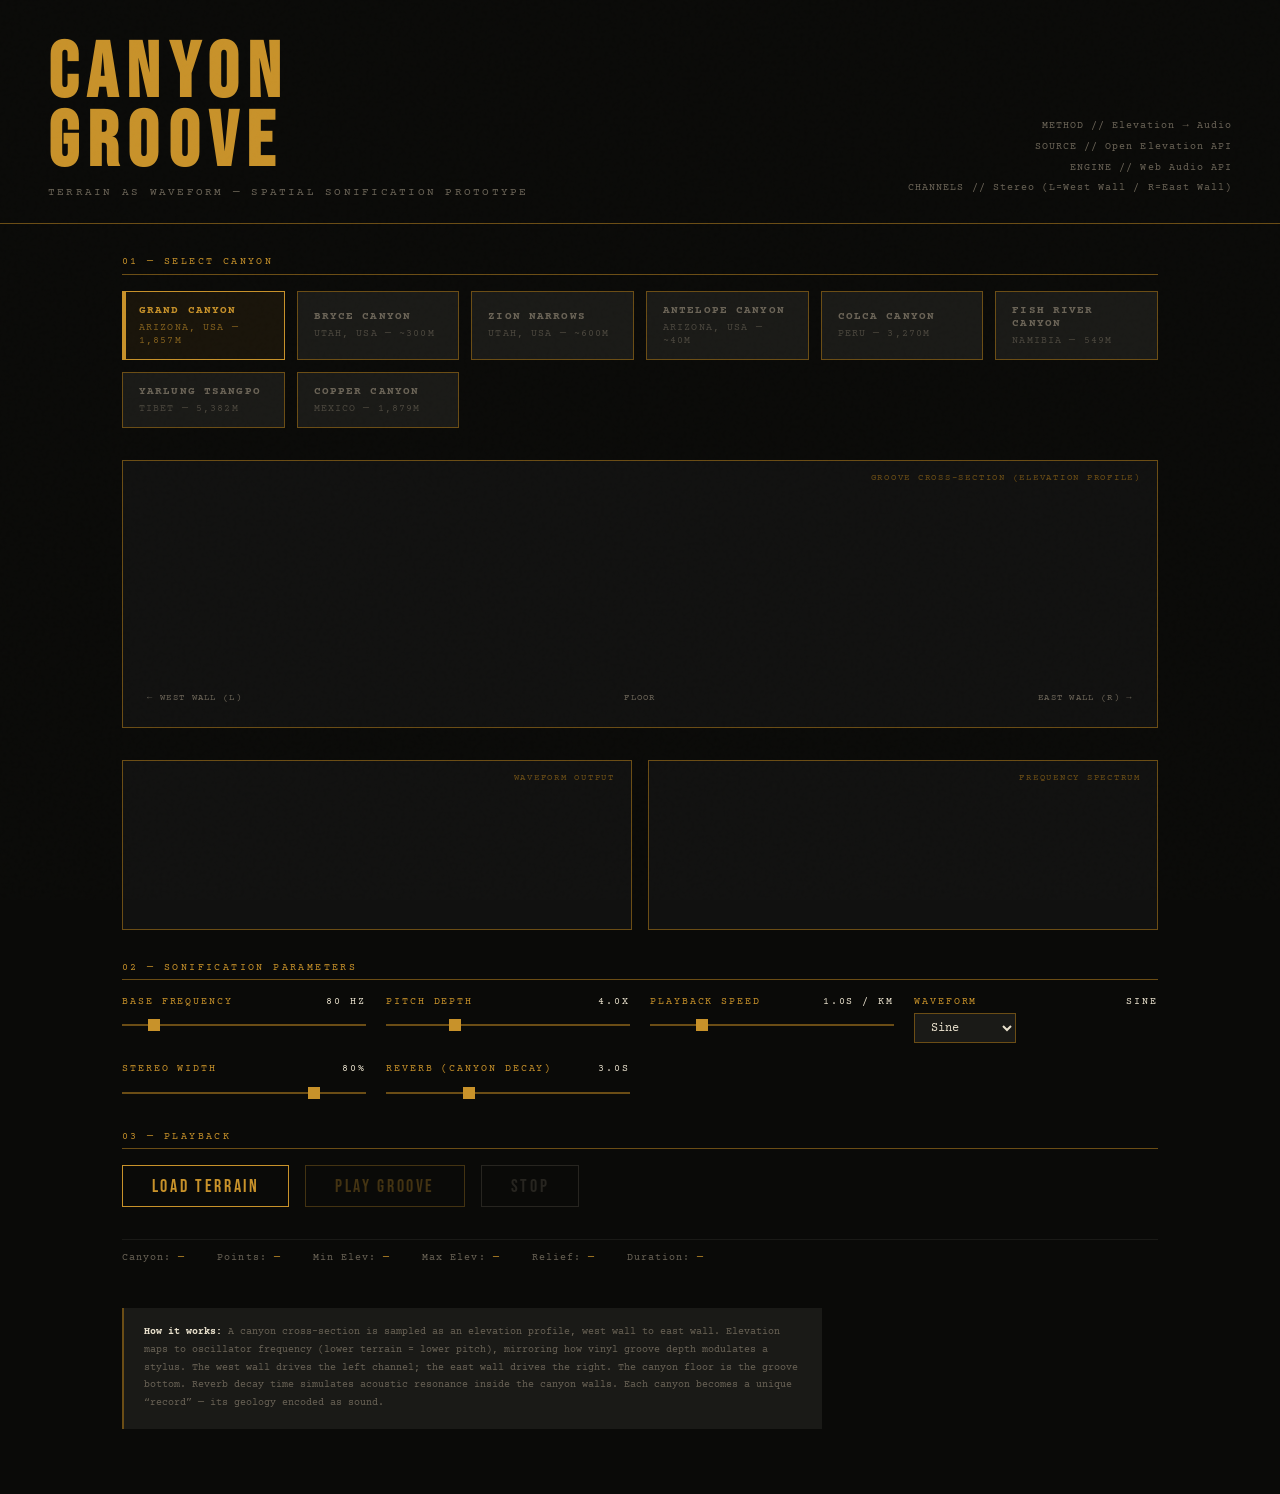
<file: archive/prototype-v0.html>
<!DOCTYPE html>
<html lang="en">
<head>
<meta charset="UTF-8">
<meta name="viewport" content="width=device-width, initial-scale=1.0">
<title>Canyon Groove</title>
<style>
  @import url('https://fonts.googleapis.com/css2?family=Courier+Prime:ital,wght@0,400;0,700;1,400&family=Bebas+Neue&display=swap');

  *, *::before, *::after { box-sizing: border-box; margin: 0; padding: 0; }

  :root {
    --bg: #0a0a08;
    --surface: #111110;
    --groove: #1a1a17;
    --amber: #c8922a;
    --amber-dim: #6b4d15;
    --cream: #e8e0cc;
    --cream-dim: #6b6457;
    --red: #c0392b;
    --green: #2ecc71;
    --grid: rgba(200,146,42,0.07);
  }

  body {
    background: var(--bg);
    color: var(--cream);
    font-family: 'Courier Prime', monospace;
    min-height: 100vh;
    display: flex;
    flex-direction: column;
    align-items: center;
    overflow-x: hidden;
  }

  /* Grain overlay */
  body::before {
    content: '';
    position: fixed;
    inset: 0;
    background-image: url("data:image/svg+xml,%3Csvg viewBox='0 0 256 256' xmlns='http://www.w3.org/2000/svg'%3E%3Cfilter id='noise'%3E%3CfeTurbulence type='fractalNoise' baseFrequency='0.9' numOctaves='4' stitchTiles='stitch'/%3E%3C/filter%3E%3Crect width='100%25' height='100%25' filter='url(%23noise)' opacity='0.04'/%3E%3C/svg%3E");
    pointer-events: none;
    z-index: 999;
    opacity: 0.4;
  }

  header {
    width: 100%;
    padding: 2.5rem 3rem 1.5rem;
    display: flex;
    justify-content: space-between;
    align-items: flex-end;
    border-bottom: 1px solid var(--amber-dim);
  }

  .title-block h1 {
    font-family: 'Bebas Neue', sans-serif;
    font-size: clamp(2.5rem, 6vw, 5rem);
    letter-spacing: 0.12em;
    color: var(--amber);
    line-height: 0.9;
  }

  .title-block p {
    font-size: 0.7rem;
    color: var(--cream-dim);
    letter-spacing: 0.2em;
    text-transform: uppercase;
    margin-top: 0.5rem;
  }

  .header-meta {
    text-align: right;
    font-size: 0.65rem;
    color: var(--cream-dim);
    letter-spacing: 0.1em;
    line-height: 2;
  }

  main {
    width: 100%;
    max-width: 1100px;
    padding: 2rem 2rem 4rem;
    display: flex;
    flex-direction: column;
    gap: 2rem;
  }

  /* Canyon selector */
  .canyon-grid {
    display: grid;
    grid-template-columns: repeat(auto-fill, minmax(160px, 1fr));
    gap: 0.75rem;
  }

  .canyon-btn {
    background: var(--groove);
    border: 1px solid var(--amber-dim);
    color: var(--cream-dim);
    font-family: 'Courier Prime', monospace;
    font-size: 0.7rem;
    letter-spacing: 0.1em;
    text-transform: uppercase;
    padding: 0.75rem 1rem;
    cursor: pointer;
    transition: all 0.2s;
    text-align: left;
    position: relative;
    overflow: hidden;
  }

  .canyon-btn::before {
    content: '';
    position: absolute;
    left: 0; top: 0; bottom: 0;
    width: 3px;
    background: var(--amber);
    opacity: 0;
    transition: opacity 0.2s;
  }

  .canyon-btn:hover { border-color: var(--amber); color: var(--cream); }
  .canyon-btn:hover::before { opacity: 1; }
  .canyon-btn.active { border-color: var(--amber); color: var(--amber); background: rgba(200,146,42,0.08); }
  .canyon-btn.active::before { opacity: 1; }

  .canyon-btn .canyon-name { font-weight: 700; display: block; margin-bottom: 0.25rem; }
  .canyon-btn .canyon-depth { font-size: 0.6rem; color: inherit; opacity: 0.6; }

  /* Section labels */
  .section-label {
    font-size: 0.6rem;
    letter-spacing: 0.25em;
    text-transform: uppercase;
    color: var(--amber);
    border-bottom: 1px solid var(--amber-dim);
    padding-bottom: 0.4rem;
    margin-bottom: 1rem;
  }

  /* Groove canvas */
  .groove-panel {
    background: var(--surface);
    border: 1px solid var(--amber-dim);
    padding: 1.5rem;
    position: relative;
  }

  .groove-panel .panel-label {
    position: absolute;
    top: 0.75rem; right: 1rem;
    font-size: 0.55rem;
    letter-spacing: 0.2em;
    color: var(--amber-dim);
    text-transform: uppercase;
  }

  canvas {
    display: block;
    width: 100%;
    image-rendering: crisp-edges;
  }

  #grooveCanvas { height: 200px; }
  #waveCanvas { height: 120px; }
  #spectrumCanvas { height: 100px; }

  /* Controls */
  .controls-row {
    display: flex;
    gap: 1rem;
    align-items: center;
    flex-wrap: wrap;
  }

  .btn {
    font-family: 'Bebas Neue', sans-serif;
    font-size: 1.1rem;
    letter-spacing: 0.15em;
    padding: 0.6rem 1.8rem;
    border: 1px solid;
    cursor: pointer;
    transition: all 0.15s;
    background: transparent;
  }

  .btn-primary { border-color: var(--amber); color: var(--amber); }
  .btn-primary:hover { background: var(--amber); color: var(--bg); }
  .btn-secondary { border-color: var(--cream-dim); color: var(--cream-dim); }
  .btn-secondary:hover { border-color: var(--cream); color: var(--cream); }
  .btn:disabled { opacity: 0.3; cursor: not-allowed; }

  /* Sliders */
  .param-grid {
    display: grid;
    grid-template-columns: repeat(auto-fill, minmax(220px, 1fr));
    gap: 1.25rem;
  }

  .param-block label {
    display: block;
    font-size: 0.6rem;
    letter-spacing: 0.2em;
    text-transform: uppercase;
    color: var(--amber);
    margin-bottom: 0.4rem;
  }

  .param-block .param-val {
    float: right;
    color: var(--cream);
  }

  input[type=range] {
    -webkit-appearance: none;
    width: 100%;
    height: 2px;
    background: var(--amber-dim);
    outline: none;
    margin-top: 0.5rem;
  }

  input[type=range]::-webkit-slider-thumb {
    -webkit-appearance: none;
    width: 12px; height: 12px;
    background: var(--amber);
    border-radius: 0;
    cursor: pointer;
  }

  select {
    background: var(--groove);
    border: 1px solid var(--amber-dim);
    color: var(--cream);
    font-family: 'Courier Prime', monospace;
    font-size: 0.75rem;
    padding: 0.4rem 0.75rem;
    cursor: pointer;
    outline: none;
  }

  /* Status */
  .status-bar {
    display: flex;
    gap: 2rem;
    font-size: 0.65rem;
    letter-spacing: 0.1em;
    color: var(--cream-dim);
    padding: 0.75rem 0;
    border-top: 1px solid var(--groove);
    flex-wrap: wrap;
  }

  .status-item span { color: var(--amber); }

  /* Playhead */
  #playheadIndicator {
    position: absolute;
    top: 0; bottom: 0;
    width: 1px;
    background: var(--amber);
    opacity: 0;
    pointer-events: none;
    transition: left 0.05s linear;
    box-shadow: 0 0 6px var(--amber);
  }

  /* Annotation */
  .annotation {
    font-size: 0.65rem;
    color: var(--cream-dim);
    line-height: 1.7;
    max-width: 700px;
    padding: 1rem 1.25rem;
    border-left: 2px solid var(--amber-dim);
    background: var(--groove);
  }

  .annotation strong { color: var(--cream); }

  .loading-text {
    font-size: 0.7rem;
    letter-spacing: 0.15em;
    color: var(--amber);
    text-transform: uppercase;
    animation: pulse 1s ease-in-out infinite;
  }

  @keyframes pulse { 0%,100% { opacity: 1; } 50% { opacity: 0.3; } }

  .channel-labels {
    display: flex;
    justify-content: space-between;
    font-size: 0.55rem;
    letter-spacing: 0.15em;
    color: var(--cream-dim);
    text-transform: uppercase;
    margin-top: 0.5rem;
  }
</style>
</head>
<body>

<header>
  <div class="title-block">
    <h1>Canyon<br>Groove</h1>
    <p>Terrain as Waveform &mdash; Spatial Sonification Prototype</p>
  </div>
  <div class="header-meta">
    <div>METHOD // Elevation &rarr; Audio</div>
    <div>SOURCE // Open Elevation API</div>
    <div>ENGINE // Web Audio API</div>
    <div>CHANNELS // Stereo (L=West Wall / R=East Wall)</div>
  </div>
</header>

<main>

  <div>
    <div class="section-label">01 &mdash; Select Canyon</div>
    <div class="canyon-grid" id="canyonGrid"></div>
  </div>

  <div class="groove-panel" style="position:relative;">
    <div class="panel-label">Groove Cross-Section (Elevation Profile)</div>
    <canvas id="grooveCanvas"></canvas>
    <div id="playheadIndicator"></div>
    <div class="channel-labels">
      <span>&larr; West Wall (L)</span>
      <span>Floor</span>
      <span>East Wall (R) &rarr;</span>
    </div>
  </div>

  <div style="display:grid; grid-template-columns: 1fr 1fr; gap:1rem;">
    <div class="groove-panel">
      <div class="panel-label">Waveform Output</div>
      <canvas id="waveCanvas"></canvas>
    </div>
    <div class="groove-panel">
      <div class="panel-label">Frequency Spectrum</div>
      <canvas id="spectrumCanvas"></canvas>
    </div>
  </div>

  <div>
    <div class="section-label">02 &mdash; Sonification Parameters</div>
    <div class="param-grid">
      <div class="param-block">
        <label>Base Frequency <span class="param-val" id="freqVal">80 Hz</span></label>
        <input type="range" id="baseFreq" min="40" max="400" value="80">
      </div>
      <div class="param-block">
        <label>Pitch Depth <span class="param-val" id="depthVal">4.0x</span></label>
        <input type="range" id="pitchDepth" min="1" max="12" value="4" step="0.5">
      </div>
      <div class="param-block">
        <label>Playback Speed <span class="param-val" id="speedVal">1.0s / km</span></label>
        <input type="range" id="speed" min="0.5" max="8" value="2" step="0.5">
      </div>
      <div class="param-block">
        <label>Waveform <span class="param-val" id="waveVal">sine</span></label>
        <select id="waveType">
          <option value="sine">Sine</option>
          <option value="triangle">Triangle</option>
          <option value="sawtooth">Sawtooth</option>
          <option value="square">Square</option>
        </select>
      </div>
      <div class="param-block">
        <label>Stereo Width <span class="param-val" id="stereoVal">80%</span></label>
        <input type="range" id="stereoWidth" min="0" max="100" value="80">
      </div>
      <div class="param-block">
        <label>Reverb (Canyon Decay) <span class="param-val" id="reverbVal">3.0s</span></label>
        <input type="range" id="reverbTime" min="0.5" max="8" value="3" step="0.5">
      </div>
    </div>
  </div>

  <div>
    <div class="section-label">03 &mdash; Playback</div>
    <div class="controls-row">
      <button class="btn btn-primary" id="btnLoad">Load Terrain</button>
      <button class="btn btn-primary" id="btnPlay" disabled>Play Groove</button>
      <button class="btn btn-secondary" id="btnStop" disabled>Stop</button>
      <div id="loadStatus" class="loading-text" style="display:none;">Fetching elevation data&hellip;</div>
    </div>
  </div>

  <div class="status-bar" id="statusBar">
    <div class="status-item">Canyon: <span id="sCanyon">&mdash;</span></div>
    <div class="status-item">Points: <span id="sPoints">&mdash;</span></div>
    <div class="status-item">Min Elev: <span id="sMin">&mdash;</span></div>
    <div class="status-item">Max Elev: <span id="sMax">&mdash;</span></div>
    <div class="status-item">Relief: <span id="sRelief">&mdash;</span></div>
    <div class="status-item">Duration: <span id="sDuration">&mdash;</span></div>
  </div>

  <div class="annotation">
    <strong>How it works:</strong> A canyon cross-section is sampled as an elevation profile, west wall to east wall. 
    Elevation maps to oscillator frequency (lower terrain = lower pitch), mirroring how vinyl groove depth modulates a stylus. 
    The west wall drives the left channel; the east wall drives the right. The canyon floor is the groove bottom. 
    Reverb decay time simulates acoustic resonance inside the canyon walls. 
    Each canyon becomes a unique &ldquo;record&rdquo; &mdash; its geology encoded as sound.
  </div>

</main>

<script>
// ── Canyon definitions ─────────────────────────────────────────────────────
// Each canyon: name, transect (lat/lon pairs west→east across the canyon)
const CANYONS = [
  {
    id: 'grand',
    name: 'Grand Canyon',
    location: 'Arizona, USA',
    depth: '1,857m',
    // West rim → East rim transect at ~36.1°N
    transect: { lat: 36.1069, lonW: -112.1129, lonE: -112.0500, points: 60 }
  },
  {
    id: 'bryce',
    name: 'Bryce Canyon',
    location: 'Utah, USA',
    depth: '~300m',
    transect: { lat: 37.6283, lonW: -112.1900, lonE: -112.1500, points: 40 }
  },
  {
    id: 'zion',
    name: 'Zion Narrows',
    location: 'Utah, USA',
    depth: '~600m',
    transect: { lat: 37.2983, lonW: -112.9550, lonE: -112.9350, points: 40 }
  },
  {
    id: 'antelope',
    name: 'Antelope Canyon',
    location: 'Arizona, USA',
    depth: '~40m',
    transect: { lat: 36.8619, lonW: -111.3760, lonE: -111.3700, points: 30 }
  },
  {
    id: 'colca',
    name: 'Colca Canyon',
    location: 'Peru',
    depth: '3,270m',
    transect: { lat: -15.5300, lonW: -71.8800, lonE: -71.8200, points: 60 }
  },
  {
    id: 'fish',
    name: 'Fish River Canyon',
    location: 'Namibia',
    depth: '549m',
    transect: { lat: -27.7600, lonW: 17.5500, lonE: 17.6200, points: 50 }
  },
  {
    id: 'yarlung',
    name: 'Yarlung Tsangpo',
    location: 'Tibet',
    depth: '5,382m',
    transect: { lat: 29.7600, lonW: 95.0200, lonE: 95.1200, points: 60 }
  },
  {
    id: 'copper',
    name: 'Copper Canyon',
    location: 'Mexico',
    depth: '1,879m',
    transect: { lat: 27.3400, lonW: -107.7000, lonE: -107.6200, points: 50 }
  }
];

// ── State ──────────────────────────────────────────────────────────────────
let selectedCanyon = CANYONS[0];
let elevationData = null;
let audioCtx = null;
let isPlaying = false;
let playbackNodes = [];
let animFrame = null;
let analyserL, analyserR;

// ── DOM refs ───────────────────────────────────────────────────────────────
const grooveCanvas = document.getElementById('grooveCanvas');
const waveCanvas = document.getElementById('waveCanvas');
const spectrumCanvas = document.getElementById('spectrumCanvas');
const grooveCtx = grooveCanvas.getContext('2d');
const waveCtx2 = waveCanvas.getContext('2d');
const specCtx = spectrumCanvas.getContext('2d');
const btnLoad = document.getElementById('btnLoad');
const btnPlay = document.getElementById('btnPlay');
const btnStop = document.getElementById('btnStop');
const loadStatus = document.getElementById('loadStatus');
const playhead = document.getElementById('playheadIndicator');

// ── Build canyon selector ──────────────────────────────────────────────────
const grid = document.getElementById('canyonGrid');
CANYONS.forEach(c => {
  const btn = document.createElement('button');
  btn.className = 'canyon-btn' + (c.id === selectedCanyon.id ? ' active' : '');
  btn.innerHTML = `<span class="canyon-name">${c.name}</span><span class="canyon-depth">${c.location} &mdash; ${c.depth}</span>`;
  btn.addEventListener('click', () => {
    document.querySelectorAll('.canyon-btn').forEach(b => b.classList.remove('active'));
    btn.classList.add('active');
    selectedCanyon = c;
    elevationData = null;
    btnPlay.disabled = true;
    clearCanvases();
  });
  grid.appendChild(btn);
});

// ── Param controls ─────────────────────────────────────────────────────────
const params = {
  baseFreq: document.getElementById('baseFreq'),
  pitchDepth: document.getElementById('pitchDepth'),
  speed: document.getElementById('speed'),
  waveType: document.getElementById('waveType'),
  stereoWidth: document.getElementById('stereoWidth'),
  reverbTime: document.getElementById('reverbTime'),
};

params.baseFreq.addEventListener('input', () => document.getElementById('freqVal').textContent = params.baseFreq.value + ' Hz');
params.pitchDepth.addEventListener('input', () => document.getElementById('depthVal').textContent = parseFloat(params.pitchDepth.value).toFixed(1) + 'x');
params.speed.addEventListener('input', () => document.getElementById('speedVal').textContent = params.speed.value + 's / km');
params.waveType.addEventListener('change', () => document.getElementById('waveVal').textContent = params.waveType.value);
params.stereoWidth.addEventListener('input', () => document.getElementById('stereoVal').textContent = params.stereoWidth.value + '%');
params.reverbTime.addEventListener('input', () => document.getElementById('reverbVal').textContent = params.reverbTime.value + 's');

// ── Canvas sizing ──────────────────────────────────────────────────────────
function sizeCanvas(canvas) {
  const rect = canvas.parentElement.getBoundingClientRect();
  canvas.width = rect.width - 48;
  canvas.height = parseInt(canvas.style.height);
}

function sizeAllCanvases() {
  [grooveCanvas, waveCanvas, spectrumCanvas].forEach(sizeCanvas);
}

window.addEventListener('resize', () => { sizeAllCanvases(); if (elevationData) drawGroove(); });
sizeAllCanvases();

// ── Fetch elevation ────────────────────────────────────────────────────────
async function fetchElevation(canyon) {
  const { lat, lonW, lonE, points } = canyon.transect;
  const locs = [];
  for (let i = 0; i < points; i++) {
    const lon = lonW + (lonE - lonW) * (i / (points - 1));
    locs.push({ latitude: lat, longitude: lon });
  }

  // Open Elevation API
  const url = 'https://api.open-elevation.com/api/v1/lookup';
  const resp = await fetch(url, {
    method: 'POST',
    headers: { 'Content-Type': 'application/json' },
    body: JSON.stringify({ locations: locs })
  });

  if (!resp.ok) throw new Error('Elevation API error: ' + resp.status);
  const data = await resp.json();
  return data.results.map(r => r.elevation);
}

// ── Fallback: synthesize plausible canyon profile ──────────────────────────
function syntheticProfile(canyon, points) {
  // Create a U-shaped profile with geological noise
  const profile = [];
  const rimL = 800 + Math.random() * 400;
  const rimR = 800 + Math.random() * 400;
  const floor = 100 + Math.random() * 150;
  const base = 500 + Math.random() * 500;

  for (let i = 0; i < points; i++) {
    const t = i / (points - 1); // 0 → 1
    // U-shape kernel
    const u = Math.pow(Math.abs(t * 2 - 1), 0.7);
    // Lerp rim heights
    const rim = rimL * (1 - t) + rimR * t;
    // Canyon shape
    let elev = base + floor + (rim - floor) * u;
    // Add geological layering noise
    elev += Math.sin(t * 23 + 1.2) * 18;
    elev += Math.sin(t * 7.3 + 0.4) * 35;
    elev += (Math.random() - 0.5) * 12;
    profile.push(Math.max(0, elev));
  }
  return profile;
}

// ── Draw groove ────────────────────────────────────────────────────────────
function clearCanvases() {
  [grooveCanvas, waveCanvas, spectrumCanvas].forEach(c => {
    const ctx = c.getContext('2d');
    ctx.clearRect(0, 0, c.width, c.height);
  });
  playhead.style.opacity = '0';
}

function drawGroove() {
  if (!elevationData) return;
  const w = grooveCanvas.width, h = grooveCanvas.height;
  const elev = elevationData;
  const minE = Math.min(...elev), maxE = Math.max(...elev);
  const range = maxE - minE || 1;

  grooveCtx.clearRect(0, 0, w, h);

  // Background grid
  grooveCtx.strokeStyle = 'rgba(200,146,42,0.06)';
  grooveCtx.lineWidth = 1;
  for (let x = 0; x < w; x += 60) { grooveCtx.beginPath(); grooveCtx.moveTo(x, 0); grooveCtx.lineTo(x, h); grooveCtx.stroke(); }
  for (let y = 0; y < h; y += 40) { grooveCtx.beginPath(); grooveCtx.moveTo(0, y); grooveCtx.lineTo(w, y); grooveCtx.stroke(); }

  // Build groove path (inverted: low elev = bottom of groove)
  const pts = elev.map((e, i) => ({
    x: (i / (elev.length - 1)) * w,
    y: h - ((e - minE) / range) * (h - 20) - 10
  }));

  // Fill under curve (groove body)
  grooveCtx.beginPath();
  grooveCtx.moveTo(0, h);
  pts.forEach(p => grooveCtx.lineTo(p.x, p.y));
  grooveCtx.lineTo(w, h);
  grooveCtx.closePath();
  const grad = grooveCtx.createLinearGradient(0, 0, 0, h);
  grad.addColorStop(0, 'rgba(200,146,42,0.05)');
  grad.addColorStop(1, 'rgba(200,146,42,0.18)');
  grooveCtx.fillStyle = grad;
  grooveCtx.fill();

  // Groove wall line
  grooveCtx.beginPath();
  pts.forEach((p, i) => i === 0 ? grooveCtx.moveTo(p.x, p.y) : grooveCtx.lineTo(p.x, p.y));
  grooveCtx.strokeStyle = '#c8922a';
  grooveCtx.lineWidth = 1.5;
  grooveCtx.stroke();

  // Needle indicator (center marker)
  const mid = Math.floor(elev.length / 2);
  const mp = pts[mid];
  grooveCtx.beginPath();
  grooveCtx.moveTo(mp.x, 0);
  grooveCtx.lineTo(mp.x, mp.y - 8);
  grooveCtx.strokeStyle = 'rgba(200,146,42,0.4)';
  grooveCtx.lineWidth = 1;
  grooveCtx.setLineDash([4, 4]);
  grooveCtx.stroke();
  grooveCtx.setLineDash([]);

  grooveCtx.fillStyle = '#c8922a';
  grooveCtx.font = '9px Courier Prime';
  grooveCtx.letterSpacing = '0.1em';
  grooveCtx.fillText('NEEDLE', mp.x - 22, 10);
}

// ── Audio engine ───────────────────────────────────────────────────────────
function getAudioCtx() {
  if (!audioCtx) audioCtx = new (window.AudioContext || window.webkitAudioContext)();
  return audioCtx;
}

function buildReverb(ctx, decayTime) {
  const convolver = ctx.createConvolver();
  const sr = ctx.sampleRate;
  const len = sr * decayTime;
  const buf = ctx.createBuffer(2, len, sr);
  for (let ch = 0; ch < 2; ch++) {
    const data = buf.getChannelData(ch);
    for (let i = 0; i < len; i++) {
      data[i] = (Math.random() * 2 - 1) * Math.pow(1 - i / len, 2.5);
    }
  }
  convolver.buffer = buf;
  return convolver;
}

function stopAll() {
  playbackNodes.forEach(n => { try { n.stop(); n.disconnect(); } catch(e){} });
  playbackNodes = [];
  isPlaying = false;
  cancelAnimationFrame(animFrame);
  btnPlay.disabled = false;
  btnStop.disabled = true;
  playhead.style.opacity = '0';
}

async function playSonification() {
  if (isPlaying) stopAll();
  const ctx = getAudioCtx();
  if (ctx.state === 'suspended') await ctx.resume();

  const elev = elevationData;
  const n = elev.length;
  const minE = Math.min(...elev), maxE = Math.max(...elev);
  const range = maxE - minE || 1;

  const baseF = parseFloat(params.baseFreq.value);
  const depth = parseFloat(params.pitchDepth.value);
  const secPerKm = parseFloat(params.speed.value);
  const waveT = params.waveType.value;
  const stereo = parseFloat(params.stereoWidth.value) / 100;
  const revTime = parseFloat(params.reverbTime.value);

  // Estimate km from transect
  const canyon = selectedCanyon.transect;
  const kmTotal = Math.abs(canyon.lonE - canyon.lonW) * 111 * Math.cos(canyon.lat * Math.PI / 180);
  const totalDur = kmTotal * secPerKm;
  const stepDur = totalDur / n;

  // Splitter / merger for stereo
  const merger = ctx.createChannelMerger(2);
  const masterGain = ctx.createGain();
  masterGain.gain.value = 0.5;

  // Analysers
  analyserL = ctx.createAnalyser(); analyserL.fftSize = 256;
  analyserR = ctx.createAnalyser(); analyserR.fftSize = 256;

  // Reverb
  const reverb = buildReverb(ctx, revTime);
  const reverbGain = ctx.createGain(); reverbGain.gain.value = 0.35;

  merger.connect(masterGain);
  masterGain.connect(reverb);
  reverb.connect(reverbGain);
  reverbGain.connect(ctx.destination);
  masterGain.connect(ctx.destination);
  masterGain.connect(analyserL);
  masterGain.connect(analyserR);
  playbackNodes.push(masterGain, reverb, reverbGain, merger);

  const startTime = ctx.currentTime + 0.05;

  for (let i = 0; i < n; i++) {
    const t = startTime + i * stepDur;
    const norm = (elev[i] - minE) / range; // 0=floor, 1=rim

    // Pitch: low terrain = low pitch (groove floor = bass)
    const freq = baseF * (1 + norm * (depth - 1));

    // Stereo: left = west side (i near 0), right = east side (i near n)
    const panVal = ((i / (n - 1)) * 2 - 1) * stereo; // -1 to +1

    const osc = ctx.createOscillator();
    const gain = ctx.createGain();
    const panner = ctx.createStereoPanner();

    osc.type = waveT;
    osc.frequency.setValueAtTime(freq, t);
    if (i < n - 1) {
      const nextNorm = (elev[i + 1] - minE) / range;
      const nextFreq = baseF * (1 + nextNorm * (depth - 1));
      osc.frequency.linearRampToValueAtTime(nextFreq, t + stepDur);
    }

    gain.gain.setValueAtTime(0.001, t);
    gain.gain.linearRampToValueAtTime(0.3, t + stepDur * 0.1);
    gain.gain.setValueAtTime(0.3, t + stepDur * 0.85);
    gain.gain.linearRampToValueAtTime(0.001, t + stepDur);

    panner.pan.value = panVal;

    osc.connect(gain);
    gain.connect(panner);
    panner.connect(merger, 0, 0);
    panner.connect(merger, 0, 1);

    osc.start(t);
    osc.stop(t + stepDur + 0.02);
    playbackNodes.push(osc, gain, panner);
  }

  isPlaying = true;
  btnPlay.disabled = true;
  btnStop.disabled = false;

  // Animate playhead
  const groovePanel = grooveCanvas.parentElement;
  const panelRect = groovePanel.getBoundingClientRect();
  playhead.style.opacity = '1';

  const animStart = performance.now();
  const totalMs = totalDur * 1000;

  function animatePlayhead() {
    const elapsed = performance.now() - animStart;
    const progress = Math.min(elapsed / totalMs, 1);
    const px = progress * grooveCanvas.width;
    playhead.style.left = (px + 24) + 'px'; // offset for padding

    if (progress < 1 && isPlaying) {
      animFrame = requestAnimationFrame(animatePlayhead);
    } else if (progress >= 1) {
      setTimeout(() => {
        stopAll();
        playhead.style.opacity = '0';
      }, 500);
    }
  }
  animFrame = requestAnimationFrame(animatePlayhead);

  // Draw oscilloscope
  drawVisualizers();
}

function drawVisualizers() {
  if (!isPlaying || !analyserL) return;

  const wW = waveCanvas.width, wH = waveCanvas.height;
  const sW = spectrumCanvas.width, sH = spectrumCanvas.height;

  // Waveform
  const bufLen = analyserL.frequencyBinCount;
  const timeData = new Uint8Array(bufLen);
  analyserL.getByteTimeDomainData(timeData);

  waveCtx2.fillStyle = '#111110';
  waveCtx2.fillRect(0, 0, wW, wH);
  waveCtx2.strokeStyle = '#c8922a';
  waveCtx2.lineWidth = 1.5;
  waveCtx2.beginPath();
  timeData.forEach((v, i) => {
    const x = (i / bufLen) * wW;
    const y = (v / 256) * wH;
    i === 0 ? waveCtx2.moveTo(x, y) : waveCtx2.lineTo(x, y);
  });
  waveCtx2.stroke();

  // Spectrum
  const freqData = new Uint8Array(bufLen);
  analyserL.getByteFrequencyData(freqData);

  specCtx.fillStyle = '#111110';
  specCtx.fillRect(0, 0, sW, sH);

  const barW = sW / bufLen * 2.5;
  freqData.forEach((v, i) => {
    if (i > bufLen / 2) return;
    const barH = (v / 255) * sH;
    const x = (i / (bufLen / 2)) * sW;
    const alpha = 0.4 + (v / 255) * 0.6;
    specCtx.fillStyle = `rgba(200,146,42,${alpha})`;
    specCtx.fillRect(x, sH - barH, barW, barH);
  });

  animFrame = requestAnimationFrame(drawVisualizers);
}

// ── Load terrain ───────────────────────────────────────────────────────────
btnLoad.addEventListener('click', async () => {
  loadStatus.style.display = 'block';
  btnLoad.disabled = true;
  clearCanvases();

  try {
    elevationData = await fetchElevation(selectedCanyon);
  } catch (err) {
    console.warn('Elevation API unavailable, using synthetic profile:', err);
    elevationData = syntheticProfile(selectedCanyon, selectedCanyon.transect.points);
  }

  loadStatus.style.display = 'none';
  btnLoad.disabled = false;
  btnPlay.disabled = false;

  // Update status
  const minE = Math.min(...elevationData), maxE = Math.max(...elevationData);
  const canyon = selectedCanyon.transect;
  const km = Math.abs(canyon.lonE - canyon.lonW) * 111 * Math.cos(canyon.lat * Math.PI / 180);
  const dur = (km * parseFloat(params.speed.value)).toFixed(1);

  document.getElementById('sCanyon').textContent = selectedCanyon.name;
  document.getElementById('sPoints').textContent = elevationData.length;
  document.getElementById('sMin').textContent = Math.round(minE) + 'm';
  document.getElementById('sMax').textContent = Math.round(maxE) + 'm';
  document.getElementById('sRelief').textContent = Math.round(maxE - minE) + 'm';
  document.getElementById('sDuration').textContent = dur + 's';

  drawGroove();
});

btnPlay.addEventListener('click', playSonification);
btnStop.addEventListener('click', stopAll);

// Init
clearCanvases();
</script>
</body>
</html>
</file>
<file: assets/site.css>
/* Cumberland Coast footer and subscribe block, for standalone hosting.
   Themed by the host page through these variables. Defaults suit a dark page. */
.lab-footer {
  --lf-fg: var(--lab-fg, #e8e0cc);
  --lf-muted: var(--lab-muted, #7d7566);
  --lf-faint: var(--lab-faint, #4a463d);
  --lf-accent: var(--lab-accent, #c8922a);
  --lf-rule: var(--lab-rule, #2a2820);
  --lf-field: var(--lab-field, #1a1a17);
  --lf-font: var(--lab-font, ui-monospace, Menlo, monospace);
  --lf-display: var(--lab-display, Impact, sans-serif);
  font-family: var(--lf-font);
  color: var(--lf-muted);
  border-top: 1px solid var(--lf-rule);
  padding-top: 1.6rem;
  font-size: .78rem;
  line-height: 1.7;
}
.lab-footer a { color: var(--lf-fg); text-decoration: none; border-bottom: 1px solid var(--lf-rule); }
.lab-footer a:hover { color: var(--lf-accent); border-color: var(--lf-accent); }
.lab-footer .lf-grid { display: grid; grid-template-columns: 1.2fr 1fr 1fr 1.4fr; gap: 1.5rem 2rem; }
.lab-footer h4 { font-size: .6rem; letter-spacing: .24em; text-transform: uppercase; color: var(--lf-faint); margin: 0 0 .5rem; font-weight: 400; }
.lab-footer .lf-brand { font-family: var(--lf-display); font-size: 1.6rem; letter-spacing: .08em; color: var(--lf-accent); line-height: 1; margin-bottom: .4rem; }
.lab-footer .lf-brand a { border: 0; color: inherit; }
.lab-footer .lf-brand span { color: var(--lf-faint); }
.lab-footer ul { list-style: none; margin: 0; padding: 0; }
.lab-footer li { margin: 0; }
.lab-footer .lf-catalog p { margin: 0 0 .6rem; }
.lab-footer form { display: flex; gap: .4rem; }
.lab-footer input[type=email] {
  flex: 1; min-width: 0; background: var(--lf-field); border: 1px solid var(--lf-rule); color: var(--lf-fg);
  font-family: inherit; font-size: .8rem; padding: .55rem .7rem; outline: none;
}
.lab-footer input[type=email]:focus { border-color: var(--lf-accent); }
.lab-footer button {
  font-family: var(--lf-display); font-size: 1rem; letter-spacing: .12em; padding: .5rem 1rem .4rem; cursor: pointer;
  background: transparent; border: 1px solid var(--lf-accent); color: var(--lf-accent); touch-action: manipulation;
}
.lab-footer button:hover { background: var(--lf-accent); color: #0a0a08; }
.lab-footer .lf-legal { margin-top: 1.4rem; padding-top: .9rem; border-top: 1px solid var(--lf-rule); font-size: .64rem; letter-spacing: .08em; color: var(--lf-faint); display: flex; flex-wrap: wrap; gap: .3rem 1.4rem; }
@media (max-width: 760px) { .lab-footer .lf-grid { grid-template-columns: 1fr 1fr; } }
@media (max-width: 460px) { .lab-footer .lf-grid { grid-template-columns: 1fr; } }
</file>
